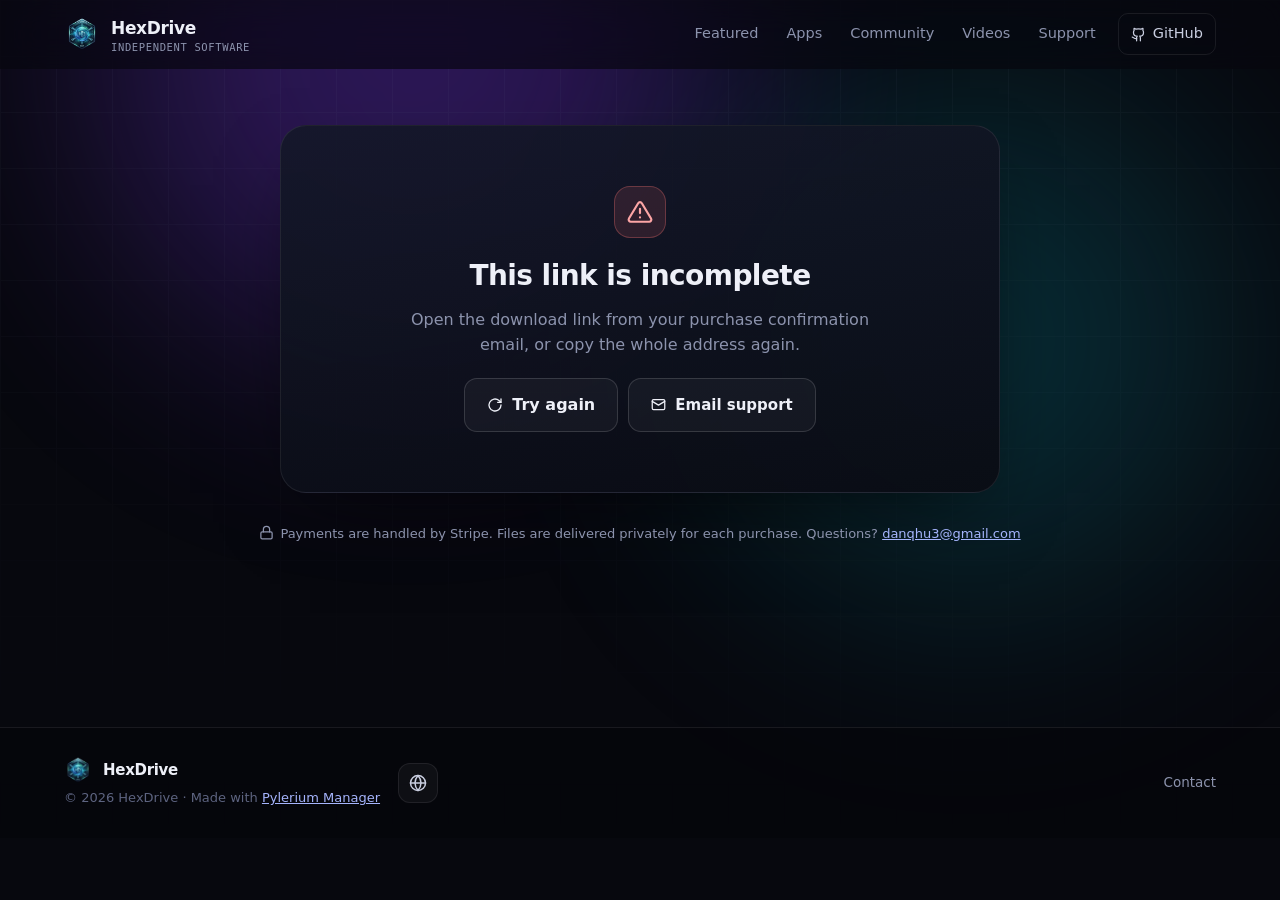
<file: download/index.html>
<!doctype html>
<html lang="en">
<head>
<meta charset="utf-8">
<meta name="viewport" content="width=device-width, initial-scale=1, viewport-fit=cover">
<title>Your download · HexDrive</title>
<meta name="description" content="Download your purchase from HexDrive.">
<meta name="theme-color" content="#07080E">
<link rel="canonical" href="https://sh1tmunch3r.github.io/PixelTrade/download/">
<link rel="icon" href="../assets/brand/logo-mwrnjsk7.png">
<meta property="og:type" content="website">
<meta property="og:site_name" content="HexDrive">
<meta property="og:title" content="Your download · HexDrive">
<meta property="og:description" content="Download your purchase from HexDrive.">
<meta property="og:url" content="https://sh1tmunch3r.github.io/PixelTrade/download/">
<meta property="og:image" content="https://sh1tmunch3r.github.io/PixelTrade/assets/og-studio.png">
<meta name="twitter:card" content="summary_large_image">
<link rel="stylesheet" href="../css/showcase.css?v=5afc7008ee">
<link rel="stylesheet" href="../css/studio.css?v=c024585449">
<meta name="robots" content="noindex, nofollow"><meta name="referrer" content="no-referrer"></head>
<body class="app-page mm-sheet mm-right bp-860 m-compact m-cards-one m-sticky">
<div class="ambient" aria-hidden="true"><span class="orb o1"></span><span class="orb o2"></span><span class="orb o3"></span><span class="gridlines"></span></div>

<header class="nav">
  <div class="wrap">
    <a class="brand" href="../"><img class="mark" src="../assets/brand/logo-mwrnjsk7.png" alt="" width="44" height="44"><span>HexDrive<small>Independent software</small></span></a>
    <button class="menu-btn" type="button" aria-label="Menu"><svg class="i" viewBox="0 0 24 24" fill="none" stroke="currentColor" stroke-width="2" stroke-linecap="round" stroke-linejoin="round" aria-hidden="true"><path d="M4 6h16M4 12h16M4 18h16"/></svg></button>
    <nav class="nav-links">
      <a href="../#featured">Featured</a><a href="../#apps">Apps</a><a href="../#community">Community</a><a href="../#videos">Videos</a><a href="../#support">Support</a>
      <a class="gh" href="https://github.com/Sh1tmunch3r" target="_blank" rel="noopener"><svg class="i" viewBox="0 0 24 24" fill="none" stroke="currentColor" stroke-width="2" stroke-linecap="round" stroke-linejoin="round" aria-hidden="true"><path d="M15 22v-4a4.8 4.8 0 0 0-1-3.5c3 0 6-2 6-5.5.08-1.25-.27-2.48-1-3.5.28-1.15.28-2.35 0-3.5 0 0-1 0-3 1.5-2.64-.5-5.36-.5-8 0C6 2 5 2 5 2c-.3 1.15-.3 2.35 0 3.5A5.4 5.4 0 0 0 4 9c0 3.5 3 5.5 6 5.5-.39.49-.68 1.05-.85 1.65-.17.6-.22 1.23-.15 1.85v4"/><path d="M9 18c-4.51 2-5-2-7-2"/></svg>GitHub</a>
      
    </nav>
  </div>
</header>
<main class="wrap dl-main">
  <section class="dl-card" id="dl" data-worker="https://pylerium-manager-downloads.pylerium-studio.workers.dev" data-support="danqhu3@gmail.com" data-store="HexDrive" aria-live="polite">
    <div class="dl-state"><span class="dl-spin" aria-hidden="true"></span><h1>Getting your download…</h1><p>Checking your purchase.</p></div>
    <noscript><p class="dl-nojs">Turn on JavaScript to see your download.</p></noscript>
  </section>
  <p class="dl-foot"><svg class="i" viewBox="0 0 24 24" fill="none" stroke="currentColor" stroke-width="2" stroke-linecap="round" stroke-linejoin="round" aria-hidden="true"><rect x="3" y="11" width="18" height="11" rx="2"/><path d="M7 11V7a5 5 0 0 1 10 0v4"/></svg><span>Payments are handled by Stripe. Files are delivered privately for each purchase. Questions? <a href="mailto:danqhu3@gmail.com">danqhu3@gmail.com</a></span></p>
  <template id="dl-icons"><span data-k="download"><svg class="i" viewBox="0 0 24 24" fill="none" stroke="currentColor" stroke-width="2" stroke-linecap="round" stroke-linejoin="round" aria-hidden="true"><path d="M21 15v4a2 2 0 0 1-2 2H5a2 2 0 0 1-2-2v-4"/><path d="m7 10 5 5 5-5"/><path d="M12 15V3"/></svg></span><span data-k="check"><svg class="i" viewBox="0 0 24 24" fill="none" stroke="currentColor" stroke-width="2" stroke-linecap="round" stroke-linejoin="round" aria-hidden="true"><path d="M20 6 9 17l-5-5"/></svg></span><span data-k="alert"><svg class="i" viewBox="0 0 24 24" fill="none" stroke="currentColor" stroke-width="2" stroke-linecap="round" stroke-linejoin="round" aria-hidden="true"><path d="M10.3 3.9 1.8 18a2 2 0 0 0 1.7 3h17a2 2 0 0 0 1.7-3L13.7 3.9a2 2 0 0 0-3.4 0Z"/><path d="M12 9v4M12 17h.01"/></svg></span><span data-k="clock"><svg class="i" viewBox="0 0 24 24" fill="none" stroke="currentColor" stroke-width="2" stroke-linecap="round" stroke-linejoin="round" aria-hidden="true"><circle cx="12" cy="12" r="9"/><path d="M12 7v5l3 2"/></svg></span><span data-k="mail"><svg class="i" viewBox="0 0 24 24" fill="none" stroke="currentColor" stroke-width="2" stroke-linecap="round" stroke-linejoin="round" aria-hidden="true"><rect x="2" y="4" width="20" height="16" rx="2"/><path d="m22 7-10 6L2 7"/></svg></span><span data-k="lock"><svg class="i" viewBox="0 0 24 24" fill="none" stroke="currentColor" stroke-width="2" stroke-linecap="round" stroke-linejoin="round" aria-hidden="true"><rect x="3" y="11" width="18" height="11" rx="2"/><path d="M7 11V7a5 5 0 0 1 10 0v4"/></svg></span><span data-k="refresh"><svg class="i" viewBox="0 0 24 24" fill="none" stroke="currentColor" stroke-width="2" stroke-linecap="round" stroke-linejoin="round" aria-hidden="true"><path d="M21 12a9 9 0 1 1-3-6.7L21 8"/><path d="M21 3v5h-5"/></svg></span><span data-k="copy"><svg class="i" viewBox="0 0 24 24" fill="none" stroke="currentColor" stroke-width="2" stroke-linecap="round" stroke-linejoin="round" aria-hidden="true"><rect x="9" y="9" width="13" height="13" rx="2"/><path d="M5 15H4a2 2 0 0 1-2-2V4a2 2 0 0 1 2-2h9a2 2 0 0 1 2 2v1"/></svg></span></template>
</main>
<footer class="site">
  <div class="wrap">
    <div class="f-brand"><a class="brand" href="../"><img class="mark" src="../assets/brand/logo-mwrnjsk7.png" alt="" width="44" height="44"><span>HexDrive</span></a><span class="copy-note">© 2026 HexDrive · Made with <a href="https://pylerium.github.io/manager/" target="_blank" rel="noopener">Pylerium Manager</a></span></div>
    <div class="socials"><a href="https://pylerium.github.io/manager/" target="_blank" rel="noopener" title="Pylerium Manager" aria-label="Pylerium Manager"><svg class="i" viewBox="0 0 24 24" fill="none" stroke="currentColor" stroke-width="2" stroke-linecap="round" stroke-linejoin="round" aria-hidden="true"><circle cx="12" cy="12" r="10"/><path d="M2 12h20"/><path d="M12 2a15.3 15.3 0 0 1 4 10 15.3 15.3 0 0 1-4 10 15.3 15.3 0 0 1-4-10 15.3 15.3 0 0 1 4-10z"/></svg></a></div>
    <nav><a href="mailto:danqhu3@gmail.com">Contact</a></nav>
  </div>
</footer>

<dialog class="app-dlg" id="dlg" aria-labelledby="dlg-title"><button class="dlg-close" type="button" aria-label="Close"><svg class="i" viewBox="0 0 24 24" fill="none" stroke="currentColor" stroke-width="2" stroke-linecap="round" stroke-linejoin="round" aria-hidden="true"><path d="M18 6 6 18M6 6l12 12"/></svg></button><div class="dlg-scroll" id="dlg-body"></div></dialog>
<dialog class="short-dlg" id="shortDlg" aria-label="Short"><button class="dlg-close" type="button" aria-label="Close"><svg class="i" viewBox="0 0 24 24" fill="none" stroke="currentColor" stroke-width="2" stroke-linecap="round" stroke-linejoin="round" aria-hidden="true"><path d="M18 6 6 18M6 6l12 12"/></svg></button><div class="short-stage" id="shortStage"></div></dialog>
<dialog class="app-dlg form-dlg" id="submitDlg" aria-labelledby="sub-title"><button class="dlg-close" type="button" aria-label="Close"><svg class="i" viewBox="0 0 24 24" fill="none" stroke="currentColor" stroke-width="2" stroke-linecap="round" stroke-linejoin="round" aria-hidden="true"><path d="M18 6 6 18M6 6l12 12"/></svg></button><div class="dlg-scroll" id="submitBody"></div></dialog>

<div class="toast" id="toast"></div>
<script type="application/json" id="site-data">{"apps":[{"id":"my-first-app","name":"My First App","tagline":"Replace this with one line about what your app does.","description":"This is a sample app so your site isn't empty on day one. Open it in the Apps tab to change the name, add screenshots and a download link, or delete it.","category":"desktop","status":"live","version":"v1.0","platform":"Windows, macOS & Linux","price":"","requirements":"","badge":"","featured":true,"accent":"studio","glyph":"sparkles","iconImage":"my-first-app/icon.png","cover":"my-first-app/pylerium-manager-social-1200x630.png","screenshots":["my-first-app/pylerium-manager-banner-1920x1080.png","my-first-app/pylerium-manager-feature-editor.png","my-first-app/pylerium-manager-feature-licences.png","my-first-app/pylerium-manager-feature-live.png","my-first-app/pylerium-manager-feature-store.png","my-first-app/pylerium-manager-feature-tax.png","my-first-app/pylerium-manager-feature-website.png","my-first-app/pylerium-manager-social-1200x630-2.png","my-first-app/pylerium-manager-square-1080.png","my-first-app/pylerium-manager-story-1080x1920.png"],"metricLabel":"","metricValue":"","techStack":[],"primaryLabel":"Download","primaryUrl":"","pageUrl":"","repoUrl":"","docsUrl":"","videoUrl":"","installCommand":"","features":["Fast and lightweight","Works offline","Free updates"],"embedTitle":"","embedCode":"","changelog":[{"ver":"v1.0","date":"","note":"First release."}],"community":false,"updatedAt":"2026-11-23"}],"categories":[{"id":"desktop","label":"Desktop","icon":"monitor"},{"id":"web","label":"Web","icon":"globe"},{"id":"extension","label":"Browser extensions","icon":"chrome"},{"id":"mobile","label":"Mobile & TV","icon":"tv"},{"id":"mods","label":"Games & mods","icon":"gamepad"},{"id":"devtools","label":"Developer tools","icon":"terminal"}],"socials":[{"type":"website","url":"https://pylerium.github.io/manager/","label":"Pylerium Manager"}],"supportEmail":"danqhu3@gmail.com","donate":null,"brand":"HexDrive","community":{"salt":"b6add5392bd76efc7bbd268e","repo":"Sh1tmunch3r/PixelTrade","threshold":10,"currency":"AUD","prefix":"CAFE","codes":[],"email":"danqhu3@gmail.com"},"perks":null,"siteUrl":"https://sh1tmunch3r.github.io/PixelTrade","nav":[{"id":"featured","href":"#featured","label":"Featured","icon":"star","top":true},{"id":"apps","href":"#apps","label":"Apps","icon":"grid","top":true},{"id":"community","href":"#community","label":"Community","icon":"crown","top":true},{"id":"videos","href":"#videos","label":"Videos","icon":"youtube","top":true},{"id":"embeds","href":"#embeds","label":"Links","icon":"link","top":false},{"id":"studio","href":"#studio","label":"About","icon":"sparkles","top":false},{"id":"support","href":"#support","label":"Support","icon":"mail","top":true}],"mobile":{"menu":"sheet","side":"right","breakpoint":860,"title":"","counts":true,"socials":true,"search":true,"donate":true,"spy":true,"external":true,"bar":false,"toTop":true,"stickyFilters":true,"compactHero":true,"hideStats":false,"cards":"one","hideAnnounce":false,"calm":false,"haptics":true}}</script>
<script>window.SITE_BASE="../";</script>
<script type="module" src="../js/studio.js?v=f2d40874ae"></script>
<script type="module" src="../js/menu.js?v=485c596080"></script>

<script type="module" src="../js/download.js?v=28ee3d7d80"></script></body>
</html>
</file>
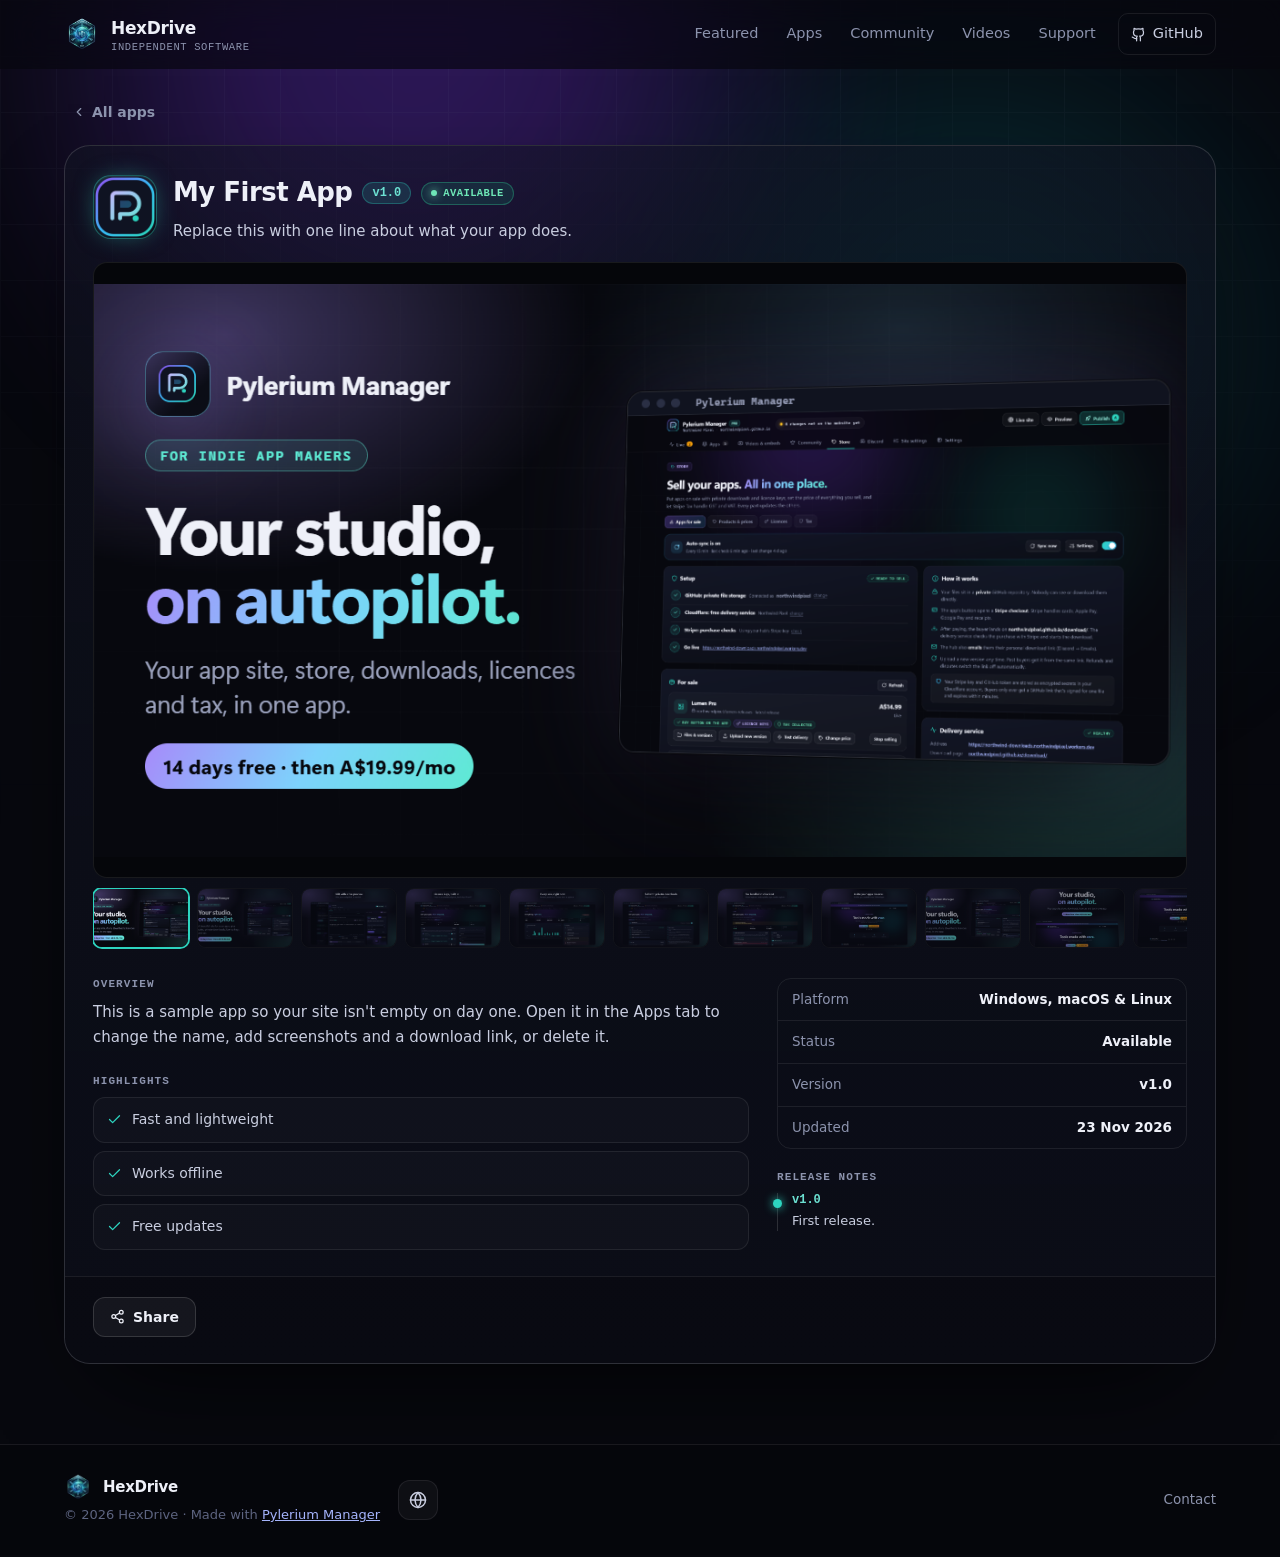
<file: apps/my-first-app/index.html>
<!doctype html>
<html lang="en">
<head>
<meta charset="utf-8">
<meta name="viewport" content="width=device-width, initial-scale=1, viewport-fit=cover">
<title>My First App · HexDrive</title>
<meta name="description" content="Replace this with one line about what your app does.">
<meta name="theme-color" content="#07080E">
<link rel="canonical" href="https://sh1tmunch3r.github.io/PixelTrade/apps/my-first-app/">
<link rel="icon" href="../../assets/brand/logo-mwrnjsk7.png">
<meta property="og:type" content="website">
<meta property="og:site_name" content="HexDrive">
<meta property="og:title" content="My First App · HexDrive">
<meta property="og:description" content="Replace this with one line about what your app does.">
<meta property="og:url" content="https://sh1tmunch3r.github.io/PixelTrade/apps/my-first-app/">
<meta property="og:image" content="https://sh1tmunch3r.github.io/PixelTrade/assets/apps/my-first-app/pylerium-manager-social-1200x630.png">
<meta name="twitter:card" content="summary_large_image">
<link rel="stylesheet" href="../../css/showcase.css?v=5afc7008ee">
<link rel="stylesheet" href="../../css/studio.css?v=c024585449">
</head>
<body class="app-page mm-sheet mm-right bp-860 m-compact m-cards-one m-sticky">
<div class="ambient" aria-hidden="true"><span class="orb o1"></span><span class="orb o2"></span><span class="orb o3"></span><span class="gridlines"></span></div>

<header class="nav">
  <div class="wrap">
    <a class="brand" href="../../"><img class="mark" src="../../assets/brand/logo-mwrnjsk7.png" alt="" width="44" height="44"><span>HexDrive<small>Independent software</small></span></a>
    <button class="menu-btn" type="button" aria-label="Menu"><svg class="i" viewBox="0 0 24 24" fill="none" stroke="currentColor" stroke-width="2" stroke-linecap="round" stroke-linejoin="round" aria-hidden="true"><path d="M4 6h16M4 12h16M4 18h16"/></svg></button>
    <nav class="nav-links">
      <a href="../../#featured">Featured</a><a href="../../#apps">Apps</a><a href="../../#community">Community</a><a href="../../#videos">Videos</a><a href="../../#support">Support</a>
      <a class="gh" href="https://github.com/Sh1tmunch3r" target="_blank" rel="noopener"><svg class="i" viewBox="0 0 24 24" fill="none" stroke="currentColor" stroke-width="2" stroke-linecap="round" stroke-linejoin="round" aria-hidden="true"><path d="M15 22v-4a4.8 4.8 0 0 0-1-3.5c3 0 6-2 6-5.5.08-1.25-.27-2.48-1-3.5.28-1.15.28-2.35 0-3.5 0 0-1 0-3 1.5-2.64-.5-5.36-.5-8 0C6 2 5 2 5 2c-.3 1.15-.3 2.35 0 3.5A5.4 5.4 0 0 0 4 9c0 3.5 3 5.5 6 5.5-.39.49-.68 1.05-.85 1.65-.17.6-.22 1.23-.15 1.85v4"/><path d="M9 18c-4.51 2-5-2-7-2"/></svg>GitHub</a>
      
    </nav>
  </div>
</header>
<main class="wrap app-main">
  <a class="back" href="../../#apps"><svg class="i" viewBox="0 0 24 24" fill="none" stroke="currentColor" stroke-width="2" stroke-linecap="round" stroke-linejoin="round" aria-hidden="true"><path d="m15 18-6-6 6-6"/></svg>All apps</a>
  <article class="app-sheet"><div class="detail" data-detail="my-first-app" style="--a1:#2DD4BF;--a2:#38BDF8">
  <header class="d-head"><span class="app-ico lg"><img src="../../assets/apps/my-first-app/icon.png" alt="" loading="lazy"></span><div class="d-title"><div class="d-row"><h2 id="dlg-title">My First App</h2><span class="ver-chip">v1.0</span><span class="spill s-live"><i></i>Available</span></div><p>Replace this with one line about what your app does.</p></div></header>
  <div class="d-gallery"><div class="d-stage"><img src="../../assets/apps/my-first-app/pylerium-manager-social-1200x630.png" alt="My First App screenshot"></div><div class="d-thumbs"><button type="button" class="on" data-src="../../assets/apps/my-first-app/pylerium-manager-social-1200x630.png" aria-label="Screenshot 1"><img src="../../assets/apps/my-first-app/pylerium-manager-social-1200x630.png" alt="" loading="lazy"></button><button type="button" class="" data-src="../../assets/apps/my-first-app/pylerium-manager-banner-1920x1080.png" aria-label="Screenshot 2"><img src="../../assets/apps/my-first-app/pylerium-manager-banner-1920x1080.png" alt="" loading="lazy"></button><button type="button" class="" data-src="../../assets/apps/my-first-app/pylerium-manager-feature-editor.png" aria-label="Screenshot 3"><img src="../../assets/apps/my-first-app/pylerium-manager-feature-editor.png" alt="" loading="lazy"></button><button type="button" class="" data-src="../../assets/apps/my-first-app/pylerium-manager-feature-licences.png" aria-label="Screenshot 4"><img src="../../assets/apps/my-first-app/pylerium-manager-feature-licences.png" alt="" loading="lazy"></button><button type="button" class="" data-src="../../assets/apps/my-first-app/pylerium-manager-feature-live.png" aria-label="Screenshot 5"><img src="../../assets/apps/my-first-app/pylerium-manager-feature-live.png" alt="" loading="lazy"></button><button type="button" class="" data-src="../../assets/apps/my-first-app/pylerium-manager-feature-store.png" aria-label="Screenshot 6"><img src="../../assets/apps/my-first-app/pylerium-manager-feature-store.png" alt="" loading="lazy"></button><button type="button" class="" data-src="../../assets/apps/my-first-app/pylerium-manager-feature-tax.png" aria-label="Screenshot 7"><img src="../../assets/apps/my-first-app/pylerium-manager-feature-tax.png" alt="" loading="lazy"></button><button type="button" class="" data-src="../../assets/apps/my-first-app/pylerium-manager-feature-website.png" aria-label="Screenshot 8"><img src="../../assets/apps/my-first-app/pylerium-manager-feature-website.png" alt="" loading="lazy"></button><button type="button" class="" data-src="../../assets/apps/my-first-app/pylerium-manager-social-1200x630-2.png" aria-label="Screenshot 9"><img src="../../assets/apps/my-first-app/pylerium-manager-social-1200x630-2.png" alt="" loading="lazy"></button><button type="button" class="" data-src="../../assets/apps/my-first-app/pylerium-manager-square-1080.png" aria-label="Screenshot 10"><img src="../../assets/apps/my-first-app/pylerium-manager-square-1080.png" alt="" loading="lazy"></button><button type="button" class="" data-src="../../assets/apps/my-first-app/pylerium-manager-story-1080x1920.png" aria-label="Screenshot 11"><img src="../../assets/apps/my-first-app/pylerium-manager-story-1080x1920.png" alt="" loading="lazy"></button></div></div>
  <div class="d-grid">
    <div class="d-main">
      <section><h4>Overview</h4><div class="d-desc md"><p>This is a sample app so your site isn&#39;t empty on day one. Open it in the Apps tab to change the name, add screenshots and a download link, or delete it.</p></div></section>
      
      
      <section><h4>Highlights</h4><ul class="d-feats"><li><svg class="i" viewBox="0 0 24 24" fill="none" stroke="currentColor" stroke-width="2" stroke-linecap="round" stroke-linejoin="round" aria-hidden="true"><path d="M20 6 9 17l-5-5"/></svg><span>Fast and lightweight</span></li><li><svg class="i" viewBox="0 0 24 24" fill="none" stroke="currentColor" stroke-width="2" stroke-linecap="round" stroke-linejoin="round" aria-hidden="true"><path d="M20 6 9 17l-5-5"/></svg><span>Works offline</span></li><li><svg class="i" viewBox="0 0 24 24" fill="none" stroke="currentColor" stroke-width="2" stroke-linecap="round" stroke-linejoin="round" aria-hidden="true"><path d="M20 6 9 17l-5-5"/></svg><span>Free updates</span></li></ul></section>
      
      
    </div>
    <aside class="d-side">
      <dl class="facts">
        <div><dt>Platform</dt><dd>Windows, macOS &amp; Linux</dd></div>
        <div><dt>Status</dt><dd>Available</dd></div>
        
        <div><dt>Version</dt><dd>v1.0</dd></div>
        
        
        <div><dt>Updated</dt><dd>23 Nov 2026</dd></div>
      </dl>
      
      <h4>Release notes</h4><ol class="log"><li><div><b>v1.0</b><span></span></div><p>First release.</p></li></ol>
    </aside>
  </div>
  <footer class="d-foot"><button type="button" class="btn-soft share" data-share="my-first-app"><svg class="i" viewBox="0 0 24 24" fill="none" stroke="currentColor" stroke-width="2" stroke-linecap="round" stroke-linejoin="round" aria-hidden="true"><circle cx="18" cy="5" r="3"/><circle cx="6" cy="12" r="3"/><circle cx="18" cy="19" r="3"/><path d="m8.6 13.5 6.8 4M15.4 6.5l-6.8 4"/></svg><span>Share</span></button></footer>
</div></article>
  
</main>
<footer class="site">
  <div class="wrap">
    <div class="f-brand"><a class="brand" href="../../"><img class="mark" src="../../assets/brand/logo-mwrnjsk7.png" alt="" width="44" height="44"><span>HexDrive</span></a><span class="copy-note">© 2026 HexDrive · Made with <a href="https://pylerium.github.io/manager/" target="_blank" rel="noopener">Pylerium Manager</a></span></div>
    <div class="socials"><a href="https://pylerium.github.io/manager/" target="_blank" rel="noopener" title="Pylerium Manager" aria-label="Pylerium Manager"><svg class="i" viewBox="0 0 24 24" fill="none" stroke="currentColor" stroke-width="2" stroke-linecap="round" stroke-linejoin="round" aria-hidden="true"><circle cx="12" cy="12" r="10"/><path d="M2 12h20"/><path d="M12 2a15.3 15.3 0 0 1 4 10 15.3 15.3 0 0 1-4 10 15.3 15.3 0 0 1-4-10 15.3 15.3 0 0 1 4-10z"/></svg></a></div>
    <nav><a href="mailto:danqhu3@gmail.com">Contact</a></nav>
  </div>
</footer>

<dialog class="app-dlg" id="dlg" aria-labelledby="dlg-title"><button class="dlg-close" type="button" aria-label="Close"><svg class="i" viewBox="0 0 24 24" fill="none" stroke="currentColor" stroke-width="2" stroke-linecap="round" stroke-linejoin="round" aria-hidden="true"><path d="M18 6 6 18M6 6l12 12"/></svg></button><div class="dlg-scroll" id="dlg-body"></div></dialog>
<dialog class="short-dlg" id="shortDlg" aria-label="Short"><button class="dlg-close" type="button" aria-label="Close"><svg class="i" viewBox="0 0 24 24" fill="none" stroke="currentColor" stroke-width="2" stroke-linecap="round" stroke-linejoin="round" aria-hidden="true"><path d="M18 6 6 18M6 6l12 12"/></svg></button><div class="short-stage" id="shortStage"></div></dialog>
<dialog class="app-dlg form-dlg" id="submitDlg" aria-labelledby="sub-title"><button class="dlg-close" type="button" aria-label="Close"><svg class="i" viewBox="0 0 24 24" fill="none" stroke="currentColor" stroke-width="2" stroke-linecap="round" stroke-linejoin="round" aria-hidden="true"><path d="M18 6 6 18M6 6l12 12"/></svg></button><div class="dlg-scroll" id="submitBody"></div></dialog>

<div class="toast" id="toast"></div>
<script type="application/json" id="site-data">{"apps":[{"id":"my-first-app","name":"My First App","tagline":"Replace this with one line about what your app does.","description":"This is a sample app so your site isn't empty on day one. Open it in the Apps tab to change the name, add screenshots and a download link, or delete it.","category":"desktop","status":"live","version":"v1.0","platform":"Windows, macOS & Linux","price":"","requirements":"","badge":"","featured":true,"accent":"studio","glyph":"sparkles","iconImage":"my-first-app/icon.png","cover":"my-first-app/pylerium-manager-social-1200x630.png","screenshots":["my-first-app/pylerium-manager-banner-1920x1080.png","my-first-app/pylerium-manager-feature-editor.png","my-first-app/pylerium-manager-feature-licences.png","my-first-app/pylerium-manager-feature-live.png","my-first-app/pylerium-manager-feature-store.png","my-first-app/pylerium-manager-feature-tax.png","my-first-app/pylerium-manager-feature-website.png","my-first-app/pylerium-manager-social-1200x630-2.png","my-first-app/pylerium-manager-square-1080.png","my-first-app/pylerium-manager-story-1080x1920.png"],"metricLabel":"","metricValue":"","techStack":[],"primaryLabel":"Download","primaryUrl":"","pageUrl":"","repoUrl":"","docsUrl":"","videoUrl":"","installCommand":"","features":["Fast and lightweight","Works offline","Free updates"],"embedTitle":"","embedCode":"","changelog":[{"ver":"v1.0","date":"","note":"First release."}],"community":false,"updatedAt":"2026-11-23"}],"categories":[{"id":"desktop","label":"Desktop","icon":"monitor"},{"id":"web","label":"Web","icon":"globe"},{"id":"extension","label":"Browser extensions","icon":"chrome"},{"id":"mobile","label":"Mobile & TV","icon":"tv"},{"id":"mods","label":"Games & mods","icon":"gamepad"},{"id":"devtools","label":"Developer tools","icon":"terminal"}],"socials":[{"type":"website","url":"https://pylerium.github.io/manager/","label":"Pylerium Manager"}],"supportEmail":"danqhu3@gmail.com","donate":null,"brand":"HexDrive","community":{"salt":"b6add5392bd76efc7bbd268e","repo":"Sh1tmunch3r/PixelTrade","threshold":10,"currency":"AUD","prefix":"CAFE","codes":[],"email":"danqhu3@gmail.com"},"perks":null,"siteUrl":"https://sh1tmunch3r.github.io/PixelTrade","nav":[{"id":"featured","href":"#featured","label":"Featured","icon":"star","top":true},{"id":"apps","href":"#apps","label":"Apps","icon":"grid","top":true},{"id":"community","href":"#community","label":"Community","icon":"crown","top":true},{"id":"videos","href":"#videos","label":"Videos","icon":"youtube","top":true},{"id":"embeds","href":"#embeds","label":"Links","icon":"link","top":false},{"id":"studio","href":"#studio","label":"About","icon":"sparkles","top":false},{"id":"support","href":"#support","label":"Support","icon":"mail","top":true}],"mobile":{"menu":"sheet","side":"right","breakpoint":860,"title":"","counts":true,"socials":true,"search":true,"donate":true,"spy":true,"external":true,"bar":false,"toTop":true,"stickyFilters":true,"compactHero":true,"hideStats":false,"cards":"one","hideAnnounce":false,"calm":false,"haptics":true}}</script>
<script>window.SITE_BASE="../../";</script>
<script type="module" src="../../js/studio.js?v=f2d40874ae"></script>
<script type="module" src="../../js/menu.js?v=485c596080"></script>

</body>
</html>
</file>
<file: css/showcase.css>
/* Pylerium Studio: shared tokens, showcase cards and the detail view (site + hub preview). */
:root {
  --bg: #07080E; --bg2: #0B0D16; --panel: #0F1220; --panel2: #141829; --panel3: #1A1F33;
  --line: rgba(255,255,255,.08); --line2: rgba(255,255,255,.14);
  --text: #EEF0F8; --soft: #C9CEE0; --muted: #8C93AD; --dim: #5D6480;
  --violet: #8B5CF6; --sky: #38BDF8; --teal: #2DD4BF;
  --grad: linear-gradient(120deg, #A78BFA 0%, #7DD3FC 50%, #5EEAD4 100%);
  --r: 18px; --r-sm: 12px;
  --font: "Inter", "Segoe UI Variable Text", "Segoe UI", system-ui, -apple-system, Roboto, sans-serif;
  --mono: "JetBrains Mono", "Cascadia Code", "SF Mono", Consolas, monospace;
  --ease: cubic-bezier(.2,.7,.2,1);
}
.i { width: 1em; height: 1em; flex: none; }
.grad-text { background: var(--grad); -webkit-background-clip: text; background-clip: text; color: transparent; }

/* ---------- App icon ---------- */
.app-ico { width: 44px; height: 44px; border-radius: 13px; display: grid; place-items: center; flex: none; font-size: 21px;
  color: var(--a1); border: 1px solid color-mix(in srgb, var(--a1) 38%, transparent);
  background: linear-gradient(140deg, color-mix(in srgb, var(--a1) 16%, transparent), rgba(12,14,24,.94));
  box-shadow: 0 0 26px -8px color-mix(in srgb, var(--a1) 60%, transparent), inset 0 1px 0 rgba(255,255,255,.06); overflow: hidden; }
.app-ico.lg { width: 64px; height: 64px; border-radius: 18px; font-size: 30px; }
.app-ico img { width: 100%; height: 100%; object-fit: cover; }

/* ---------- Pills ---------- */
.spill { display: inline-flex; align-items: center; gap: 6px; padding: 3px 9px; border-radius: 999px; font: 600 10.5px/1.4 var(--mono);
  letter-spacing: .04em; text-transform: uppercase; border: 1px solid; backdrop-filter: blur(8px); white-space: nowrap; }
.spill i { width: 6px; height: 6px; border-radius: 50%; background: currentColor; box-shadow: 0 0 8px currentColor; }
.s-live { color: #6EE7B7; background: rgba(16,185,129,.14); border-color: rgba(52,211,153,.32); }
.s-beta { color: #7DD3FC; background: rgba(56,189,248,.14); border-color: rgba(56,189,248,.32); }
.s-soon { color: #C4B5FD; background: rgba(139,92,246,.16); border-color: rgba(167,139,250,.34); }
.s-dev  { color: #FCD34D; background: rgba(245,158,11,.14); border-color: rgba(251,191,36,.32); }
.fpill { display: inline-flex; align-items: center; gap: 5px; padding: 3px 9px; border-radius: 999px; font: 600 10.5px/1.4 var(--mono);
  text-transform: uppercase; letter-spacing: .04em; color: #FDE68A; background: rgba(10,11,18,.72); border: 1px solid rgba(253,230,138,.3); backdrop-filter: blur(8px); }
.fpill .i { fill: currentColor; }

/* ---------- Covers ---------- */
.cover { position: relative; width: 100%; height: 100%; overflow: hidden; background: var(--bg2); }
.cover img { width: 100%; height: 100%; object-fit: cover; object-position: top center; display: block; transition: transform .6s var(--ease); }
/* Whole cover, never cropped: contained image over a blurred, darkened copy that fills the frame */
.cover.fit { background: #05060A; isolation: isolate; }
.cover.fit .cv-bg { position: absolute; inset: 0; z-index: -1; object-fit: cover; filter: blur(28px) saturate(1.25) brightness(.5); transform: scale(1.18); }
.cover.fit .cv-img { position: relative; object-fit: contain; object-position: center; }
.pcard:hover .cover.fit .cv-bg { transform: scale(1.18); }
.pcard:hover .cover.fit .cv-img { transform: scale(1.02); }
.cover.gen { background:
  radial-gradient(120% 90% at 0% 0%, color-mix(in srgb, var(--a1) 34%, transparent), transparent 55%),
  radial-gradient(110% 90% at 100% 100%, color-mix(in srgb, var(--a2) 30%, transparent), transparent 60%), #0A0C15; }
.gen-grid { position: absolute; inset: 0; opacity: .5;
  background-image: linear-gradient(rgba(255,255,255,.05) 1px, transparent 1px), linear-gradient(90deg, rgba(255,255,255,.05) 1px, transparent 1px);
  background-size: 28px 28px; mask-image: radial-gradient(ellipse at center, #000 30%, transparent 75%); }
.cover.gen::before, .cover.gen::after { content: ""; position: absolute; left: 50%; top: 50%; border-radius: 50%; transform: translate(-50%, -50%); pointer-events: none;
  border: 1px solid color-mix(in srgb, var(--a1) 22%, transparent); }
.cover.gen::before { width: 190px; height: 190px; }
.cover.gen::after { width: 330px; height: 330px; opacity: .55; border-style: dashed; }
.gen-glyph { position: absolute; left: 50%; top: 50%; transform: translate(-50%, -50%); z-index: 1; width: 92px; height: 92px; border-radius: 26px; display: grid; place-items: center;
  font-size: 44px; color: var(--a1); background: linear-gradient(140deg, color-mix(in srgb, var(--a1) 24%, transparent), rgba(10,12,20,.92));
  border: 1px solid color-mix(in srgb, var(--a1) 48%, transparent); box-shadow: 0 0 70px -8px color-mix(in srgb, var(--a1) 70%, transparent), inset 0 1px 0 rgba(255,255,255,.1); transition: transform .5s var(--ease); }
.gen-glyph .i { width: 1em; height: 1em; stroke-width: 1.6; }
.pcard:hover .gen-glyph { transform: translate(-50%, -50%) scale(1.06) rotate(-3deg); }
.gen-name { position: absolute; left: 22px; bottom: 16px; z-index: 1; font-weight: 800; font-size: 22px; letter-spacing: -.02em; color: rgba(255,255,255,.88); }

/* ---------- Showcase card ---------- */
.pcard { position: relative; display: flex; flex-direction: column; border-radius: var(--r); overflow: hidden; isolation: isolate;
  background: linear-gradient(180deg, rgba(20,24,41,.9), rgba(13,16,28,.96)); border: 1px solid var(--line);
  box-shadow: 0 18px 40px -18px rgba(0,0,0,.7); transition: transform .35s var(--ease), border-color .35s, box-shadow .35s; }
.pcard::before { content: ""; position: absolute; inset: 0; border-radius: inherit; padding: 1px; pointer-events: none; z-index: 2; opacity: 0; transition: opacity .35s;
  background: linear-gradient(140deg, var(--a1), transparent 40%, transparent 60%, var(--a2));
  -webkit-mask: linear-gradient(#000 0 0) content-box, linear-gradient(#000 0 0); -webkit-mask-composite: xor; mask-composite: exclude; }
.pcard:hover { transform: translateY(-4px); box-shadow: 0 30px 60px -24px rgba(0,0,0,.85), 0 0 50px -22px var(--a1); }
.pcard:hover::before, .pcard:focus-within::before, .pcard.is-featured::before { opacity: 1; }
.pcard.is-featured:not(:hover)::before { opacity: .55; }
.pcard:hover .cover img { transform: scale(1.035); }
.pcard-hit { position: absolute; inset: 0; z-index: 1; border-radius: inherit; }
.pcard-hit:focus-visible { outline: 2px solid var(--a1); outline-offset: 2px; }
.pcard-media { position: relative; aspect-ratio: 2 / 1; border-bottom: 1px solid var(--line); }
.pcard-media::after { content: ""; position: absolute; inset: auto 0 0 0; height: 40%; background: linear-gradient(transparent, rgba(10,12,20,.55)); pointer-events: none; }
.pcard-media .pills { position: absolute; left: 12px; top: 12px; z-index: 1; display: flex; gap: 6px; flex-wrap: wrap; }
.pcard-media .pills.r { left: auto; right: 12px; justify-content: flex-end; }
.pcard-body { padding: 18px 20px 4px; flex: 1; display: flex; flex-direction: column; gap: 12px; }
.pcard-head { display: flex; align-items: center; gap: 12px; margin-top: -40px; position: relative; z-index: 1; }
.pcard-head .app-ico { border-width: 1px; box-shadow: 0 10px 24px -6px rgba(0,0,0,.8), 0 0 0 4px #10131F, 0 0 26px -8px var(--a1); }
.pcard-title { min-width: 0; padding-top: 30px; }
.pcard-title h3 { margin: 0; font-size: 17px; font-weight: 700; letter-spacing: -.01em; color: var(--text); white-space: nowrap; overflow: hidden; text-overflow: ellipsis; }
.meta { display: flex; align-items: center; gap: 6px; margin-top: 2px; font: 500 11.5px var(--mono); color: var(--muted); }
.meta .i { font-size: 12px; }
.meta .ver { color: color-mix(in srgb, var(--a1) 75%, white); }
.meta .dot { opacity: .5; }
.tagline { margin: 0; font-size: 14.5px; line-height: 1.5; color: var(--soft); font-weight: 500; }
.desc { margin: 0; font-size: 14px; line-height: 1.65; color: var(--muted); }
.metric { display: flex; align-items: center; justify-content: space-between; gap: 10px; padding: 9px 12px; border-radius: 11px;
  background: rgba(5,6,11,.55); border: 1px solid var(--line); font-family: var(--mono); }
.metric span { font-size: 10.5px; letter-spacing: .07em; text-transform: uppercase; color: var(--muted); }
.metric b { font-size: 12px; font-weight: 600; color: color-mix(in srgb, var(--a1) 70%, white); text-align: right; }
.tags { display: flex; flex-wrap: wrap; gap: 6px; }
.tags span { padding: 3px 8px; border-radius: 7px; font: 500 11px var(--mono); color: var(--soft); background: rgba(255,255,255,.04); border: 1px solid var(--line); }
.tags .more { color: var(--dim); }
.pcard-foot { display: flex; align-items: center; gap: 8px; padding: 16px 20px 18px; }
.pcard-foot > a, .pcard-foot > span { position: relative; z-index: 2; }
.pcard-foot .sp { flex: 1; }
.btn-acc { display: inline-flex; align-items: center; gap: 7px; padding: 8px 14px; border-radius: 11px; font-weight: 700; font-size: 13px; text-decoration: none;
  color: #071015; background: linear-gradient(120deg, var(--a1), var(--a2)); box-shadow: 0 8px 22px -10px var(--a1); transition: filter .2s, transform .2s; white-space: nowrap; }
.btn-acc:hover { filter: brightness(1.12); transform: translateY(-1px); }
.btn-acc.lg { padding: 11px 18px; font-size: 14px; border-radius: 12px; }
.btn-ghost-static { font: 600 12px var(--mono); color: var(--muted); padding: 8px 2px; }
.ibtn { display: grid; place-items: center; width: 34px; height: 34px; border-radius: 10px; color: var(--soft); background: rgba(255,255,255,.04); border: 1px solid var(--line); font-size: 16px; transition: .2s; }
.ibtn:hover { color: #fff; background: rgba(255,255,255,.09); border-color: var(--line2); }
.details { display: inline-flex; align-items: center; gap: 3px; font-size: 13px; font-weight: 600; color: var(--soft); text-decoration: none; padding: 8px 4px 8px 8px; border-radius: 9px; }
.details:hover { color: #fff; }
.details .i { transition: transform .2s; }
.pcard:hover .details .i { transform: translateX(3px); }

/* Featured (wide) card */
.pcard.wide { flex-direction: row; min-height: 340px; }
.pcard.wide .pcard-media { flex: 0 0 57%; aspect-ratio: auto; min-height: 340px; border-bottom: 0; border-right: 1px solid var(--line); }
.pcard.wide .pcard-media::after { inset: 0 0 0 auto; width: 14%; height: auto; background: linear-gradient(90deg, transparent, rgba(12,14,24,.35)); }
.pcard.wide > .pcard-body, .pcard.wide > .pcard-foot { }
.pcard.wide .pcard-side { flex: 1; display: flex; flex-direction: column; min-width: 0; }
.pcard.wide .pcard-head { margin-top: 0; }
.pcard.wide .pcard-title { padding-top: 0; }
.pcard.wide .pcard-title h3 { font-size: 22px; }
.pcard.wide .pcard-body { padding: 26px 26px 6px; gap: 14px; }
.pcard.wide .tagline { font-size: 16px; }
.pcard.wide .pcard-foot { padding: 18px 26px 24px; }
.pcard.wide .app-ico { width: 52px; height: 52px; font-size: 25px; box-shadow: 0 0 26px -8px var(--a1); }
@media (max-width: 860px) {
  .pcard.wide { flex-direction: column; min-height: 0; }
  .pcard.wide .pcard-media { aspect-ratio: 16 / 9; min-height: 0; border-right: 0; border-bottom: 1px solid var(--line); flex: none; }
  .pcard.wide .pcard-media::after { inset: auto 0 0 0; width: auto; height: 40%; background: linear-gradient(transparent, rgba(10,12,20,.55)); }
}

/* ---------- Detail view ---------- */
.detail { display: flex; flex-direction: column; }
.d-head { display: flex; align-items: center; gap: 16px; padding: 26px 28px 20px; }
.d-title { min-width: 0; }
.d-row { display: flex; flex-wrap: wrap; align-items: center; gap: 8px 10px; }
.d-row h2 { margin: 0; font-size: 26px; font-weight: 800; letter-spacing: -.02em; }
.d-title p { margin: 6px 0 0; color: var(--soft); font-size: 15px; line-height: 1.5; }
.ver-chip { font: 600 12px var(--mono); padding: 3px 9px; border-radius: 999px; color: color-mix(in srgb, var(--a1) 70%, white); background: color-mix(in srgb, var(--a1) 14%, transparent); border: 1px solid color-mix(in srgb, var(--a1) 30%, transparent); }
.d-gallery { padding: 0 28px; }
.d-gallery > .cover { aspect-ratio: 21 / 9; border-radius: 14px; border: 1px solid var(--line); }
.d-stage { border-radius: 14px; overflow: hidden; border: 1px solid var(--line); background: #05060A; aspect-ratio: 16 / 9; }
.d-stage img { width: 100%; height: 100%; object-fit: contain; display: block; }
.d-thumbs { display: flex; gap: 8px; margin-top: 10px; overflow-x: auto; padding-bottom: 4px; }
.d-thumbs button { flex: none; width: 96px; aspect-ratio: 16 / 10; padding: 0; border-radius: 9px; overflow: hidden; cursor: pointer; background: #05060A;
  border: 1px solid var(--line); opacity: .55; transition: .2s; }
.d-thumbs button:hover { opacity: .85; }
.d-thumbs button.on { opacity: 1; border-color: var(--a1); box-shadow: 0 0 0 1px var(--a1); }
.d-thumbs img { width: 100%; height: 100%; object-fit: cover; display: block; }
.d-grid { display: grid; grid-template-columns: minmax(0, 1.6fr) minmax(0, 1fr); gap: 28px; padding: 26px 28px 8px; }
.detail h4 { margin: 0 0 10px; font: 600 11px var(--mono); letter-spacing: .1em; text-transform: uppercase; color: var(--muted); }
.d-main section + section { margin-top: 24px; }
.d-desc { margin: 0; color: var(--soft); font-size: 15px; line-height: 1.7; }
.d-feats { list-style: none; margin: 0; padding: 0; display: grid; gap: 8px; }
.d-feats li { display: flex; gap: 10px; align-items: flex-start; padding: 11px 13px; border-radius: 12px; background: rgba(255,255,255,.025); border: 1px solid var(--line); font-size: 14px; line-height: 1.55; color: var(--soft); }
.d-feats .i { color: var(--a1); margin-top: 3px; font-size: 15px; }
.cmd { display: flex; align-items: center; gap: 10px; padding: 10px 10px 10px 14px; border-radius: 12px; background: #05060A; border: 1px solid var(--line); }
.cmd code { flex: 1; min-width: 0; overflow-x: auto; white-space: nowrap; font: 500 12.5px var(--mono); color: color-mix(in srgb, var(--a1) 70%, white); }
.copy { display: inline-flex; align-items: center; gap: 6px; padding: 6px 10px; border-radius: 9px; border: 1px solid var(--line); background: rgba(255,255,255,.05); color: var(--soft); font: 600 12px var(--font); cursor: pointer; }
.copy:hover { color: #fff; background: rgba(255,255,255,.1); }
.facts { margin: 0 0 22px; display: grid; gap: 0; border: 1px solid var(--line); border-radius: 14px; overflow: hidden; }
.facts div { display: flex; justify-content: space-between; gap: 12px; padding: 10px 14px; font-size: 13.5px; }
.facts div + div { border-top: 1px solid var(--line); }
.facts dt { color: var(--muted); }
.facts dd { margin: 0; color: var(--text); font-weight: 600; text-align: right; }
.d-side .tags { margin-bottom: 22px; }
.log { list-style: none; margin: 0; padding: 0 0 0 14px; border-left: 1px solid var(--line2); display: grid; gap: 14px; }
.log li { position: relative; }
.log li::before { content: ""; position: absolute; left: -19px; top: 6px; width: 9px; height: 9px; border-radius: 50%; background: var(--a1); box-shadow: 0 0 10px var(--a1); }
.log li div { display: flex; justify-content: space-between; gap: 8px; font: 600 12px var(--mono); }
.log b { color: color-mix(in srgb, var(--a1) 70%, white); }
.log span { color: var(--dim); }
.log p { margin: 4px 0 0; font-size: 13px; line-height: 1.55; color: var(--soft); }
.d-foot { display: flex; flex-wrap: wrap; gap: 10px; padding: 20px 28px 26px; margin-top: 18px; border-top: 1px solid var(--line); background: rgba(5,6,11,.4); }
.btn-soft { display: inline-flex; align-items: center; gap: 8px; padding: 11px 16px; border-radius: 12px; font-weight: 600; font-size: 14px; text-decoration: none;
  color: var(--text); background: rgba(255,255,255,.05); border: 1px solid var(--line2); transition: .2s; }
.btn-soft:hover { background: rgba(255,255,255,.1); }
@media (max-width: 760px) {
  .d-grid { grid-template-columns: 1fr; gap: 22px; }
  .d-head, .d-grid, .d-foot { padding-left: 18px; padding-right: 18px; }
  .d-gallery { padding: 0 18px; }
  .d-row h2 { font-size: 22px; }
  .d-foot > a { flex: 1 1 auto; justify-content: center; }
}
.pcard-media .gen-name { display: none; }

/* ---------- Badges, community ---------- */
.npill { display: inline-flex; align-items: center; padding: 3px 9px; border-radius: 999px; font: 700 10.5px/1.4 var(--mono); letter-spacing: .05em; text-transform: uppercase;
  color: #0A0B12; background: linear-gradient(120deg, var(--a1), var(--a2)); box-shadow: 0 4px 14px -4px var(--a1); }
.cpill { display: inline-flex; align-items: center; gap: 5px; padding: 3px 9px; border-radius: 999px; font: 600 10.5px/1.4 var(--mono); text-transform: uppercase; letter-spacing: .04em;
  color: #FBCFE8; background: rgba(236,72,153,.16); border: 1px solid rgba(244,114,182,.34); backdrop-filter: blur(8px); }
.cpill .i { font-size: 11px; }
.byline { display: inline-flex; align-items: center; gap: 6px; font-size: 12.5px; color: var(--muted); margin-top: -4px; position: relative; z-index: 2; }
.byline .i { font-size: 13px; color: #F9A8D4; }
.byline a { color: #F9A8D4; text-decoration: none; font-weight: 600; }
.byline a:hover { text-decoration: underline; }
.d-title .byline { margin-top: 8px; }

/* ---------- YouTube ---------- */
.yt-lite { position: relative; display: block; width: 100%; aspect-ratio: 16 / 9; padding: 0; border: 0; border-radius: 14px; overflow: hidden; cursor: pointer; background: #000; }
.yt-lite.vert { aspect-ratio: 9 / 16; }
.yt-lite img { width: 100%; height: 100%; object-fit: cover; display: block; transition: transform .5s var(--ease), filter .3s; }
.yt-lite:hover img { transform: scale(1.04); filter: brightness(.85); }
.yt-lite iframe { position: absolute; inset: 0; width: 100%; height: 100%; border: 0; }
.yt-play { position: absolute; left: 50%; top: 50%; transform: translate(-50%, -50%); width: 66px; height: 46px; border-radius: 14px; display: grid; place-items: center;
  background: rgba(255,0,51,.92); color: #fff; font-size: 22px; box-shadow: 0 10px 30px rgba(0,0,0,.5); transition: transform .25s var(--ease), background .2s; }
.yt-play.sm { width: 46px; height: 46px; border-radius: 50%; font-size: 17px; background: rgba(255,255,255,.18); backdrop-filter: blur(8px); border: 1px solid rgba(255,255,255,.3); }
.yt-lite:hover .yt-play, .scard:hover .yt-play { transform: translate(-50%, -50%) scale(1.1); }
.yt-play .i { margin-left: 3px; }
.vcard { display: flex; flex-direction: column; gap: 12px; }
.vcard .yt-lite { border: 1px solid var(--line); box-shadow: 0 18px 40px -20px rgba(0,0,0,.8); }
.vmeta h3 { margin: 0; font-size: 15.5px; line-height: 1.4; font-weight: 650; display: -webkit-box; -webkit-line-clamp: 2; -webkit-box-orient: vertical; overflow: hidden; }
.vmeta span { font: 500 12px var(--mono); color: var(--muted); }
.scard { position: relative; flex: none; width: 190px; aspect-ratio: 9 / 16; padding: 0; border: 1px solid var(--line); border-radius: 18px; overflow: hidden; cursor: pointer; background: #000; scroll-snap-align: start; transition: transform .3s var(--ease), border-color .3s; }
.scard:hover { transform: translateY(-4px); border-color: rgba(255,255,255,.22); }
.scard img { width: 100%; height: 100%; object-fit: cover; display: block; }
.s-ov { position: absolute; inset: 0; display: flex; flex-direction: column; justify-content: flex-end; gap: 4px; padding: 14px; text-align: left; color: #fff;
  background: linear-gradient(transparent 45%, rgba(0,0,0,.85)); }
.s-ov b { font-size: 13.5px; line-height: 1.35; font-weight: 650; display: -webkit-box; -webkit-line-clamp: 3; -webkit-box-orient: vertical; overflow: hidden; }
.s-ov small { font: 500 11px var(--mono); color: rgba(255,255,255,.7); }
.d-video .yt-lite { border: 1px solid var(--line); }
.d-vid { display: block; width: 100%; aspect-ratio: 16 / 9; border-radius: 14px; border: 1px solid var(--line); background: #000; }

/* ---------- Embeds ---------- */
.embed-box { border-radius: 14px; overflow: hidden; }
.embed-box iframe { max-width: 100%; border: 0; border-radius: 12px; }
.embed-ph { display: flex; align-items: center; justify-content: center; gap: 8px; padding: 28px; border: 1px dashed var(--line2); border-radius: 14px; color: var(--muted); font-size: 13px; }

/* ---------- Socials ---------- */
.socials { display: flex; flex-wrap: wrap; gap: 8px; }
.socials a { display: grid; place-items: center; width: 40px; height: 40px; border-radius: 12px; color: var(--soft); background: rgba(255,255,255,.04); border: 1px solid var(--line); font-size: 18px; transition: .2s var(--ease); }
.socials a:hover { color: #fff; transform: translateY(-2px); border-color: var(--line2); background: rgba(255,255,255,.08); }
.share .i { font-size: 15px; }
button.btn-soft { cursor: pointer; font-family: inherit; }

/* ---------- Spotlight carousel (featured) ---------- */
.spot { position: relative; }
.spot-track { display: flex; gap: 22px; overflow-x: auto; scroll-snap-type: x mandatory; scroll-behavior: smooth; scrollbar-width: none; border-radius: var(--r); }
.spot-track::-webkit-scrollbar { display: none; }
.spot-slide { flex: 0 0 100%; scroll-snap-align: start; min-width: 0; }
.spot-slide .pcard.wide { height: 100%; }
.spot-nav { display: flex; align-items: center; justify-content: center; gap: 14px; margin-top: 18px; }
.spot-dots { display: flex; gap: 8px; }
.spot-dots button { width: 9px; height: 9px; padding: 0; border-radius: 99px; border: 0; background: rgba(255,255,255,.18); cursor: pointer; transition: width .3s var(--ease), background .3s; }
.spot-dots button.on { width: 28px; background: linear-gradient(90deg, #A78BFA, #5EEAD4); }
.spot-nav .ibtn { cursor: pointer; }
.spot-bar { height: 2px; border-radius: 2px; background: rgba(255,255,255,.06); overflow: hidden; width: 120px; }
.spot-bar i { display: block; height: 100%; width: 0; background: linear-gradient(90deg, #A78BFA, #5EEAD4); }
.spot.playing .spot-bar i { animation: spotbar var(--spot-ms, 7000ms) linear forwards; }
@keyframes spotbar { to { width: 100%; } }

/* paid downloads */
.ppill { display: inline-flex; align-items: center; gap: 5px; padding: 3px 9px; border-radius: 999px; font: 700 11px/1.4 var(--mono); color: #ECFEFF; background: rgba(8,10,18,.78); border: 1px solid rgba(94,234,212,.45); backdrop-filter: blur(6px); }
.ppill .i { width: 12px; height: 12px; color: #5EEAD4; }
.d-paid { flex-basis: 100%; display: flex; gap: 8px; align-items: center; margin: 2px 0 0; color: var(--muted); font-size: 12.5px; }
.d-paid .i { width: 14px; height: 14px; flex: none; color: #5EEAD4; }

/* ---------- Markdown descriptions ---------- */
.md { color: var(--soft); font-size: 15px; line-height: 1.7; overflow-wrap: anywhere; }
.md > :first-child { margin-top: 0; }
.md > :last-child { margin-bottom: 0; }
.md p { margin: 0 0 12px; }
.md h3, .md h4, .md h5, .md h6, .md h7, .md h8 { margin: 26px 0 10px; color: var(--text); line-height: 1.3; letter-spacing: -.015em; font-weight: 750; }
.md h3 { font-size: 21px; }
.md h4 { font-size: 18px; padding-bottom: 6px; border-bottom: 1px solid var(--line); }
.md h5 { font-size: 15.5px; }
.md h6, .md h7, .md h8 { font-size: 14px; color: var(--soft); }
.md strong { color: var(--text); font-weight: 650; }
.md a { color: color-mix(in srgb, var(--a1, #8B5CF6) 65%, white); text-decoration: underline; text-decoration-color: color-mix(in srgb, var(--a1, #8B5CF6) 45%, transparent); text-underline-offset: 3px; }
.md a:hover { text-decoration-color: currentColor; }
.md ul, .md ol { margin: 0 0 12px; padding-left: 22px; }
.md li { margin: 5px 0; }
.md li > ul, .md li > ol { margin: 4px 0 0; }
.md li::marker { color: var(--a1, #8B5CF6); }
.md li.task { list-style: none; margin-left: -20px; display: flex; gap: 9px; align-items: baseline; }
.md .tick { flex: none; width: 14px; height: 14px; border-radius: 4px; border: 1.5px solid var(--line2); transform: translateY(2px); }
.md .tick.on { background: var(--a1, #2DD4BF); border-color: var(--a1, #2DD4BF); box-shadow: inset 0 0 0 2px rgba(0,0,0,.35); }
.md code { font: .88em var(--mono); padding: 2px 6px; border-radius: 6px; color: color-mix(in srgb, var(--a1, #2DD4BF) 55%, white); background: rgba(255,255,255,.055); border: 1px solid var(--line); }
.md pre { margin: 0 0 14px; padding: 13px 15px; border-radius: 12px; background: rgba(0,0,0,.38); border: 1px solid var(--line); overflow-x: auto; }
.md pre code { padding: 0; border: 0; background: none; color: var(--soft); font-size: 13px; white-space: pre; }
.md blockquote { margin: 0 0 14px; padding: 10px 16px; border-left: 3px solid var(--a1, #8B5CF6); border-radius: 0 12px 12px 0; background: rgba(255,255,255,.03); }
.md hr { border: 0; border-top: 1px solid var(--line); margin: 22px 0; }
.md img { display: block; max-width: 100%; height: auto; border-radius: 12px; margin: 6px 0 14px; border: 1px solid var(--line); }
.md .md-table { margin: 0 0 16px; overflow-x: auto; border: 1px solid var(--line); border-radius: 12px; }
.md table { width: 100%; border-collapse: collapse; font-size: 14px; line-height: 1.55; }
.md th, .md td { padding: 9px 12px; text-align: left; vertical-align: top; border-bottom: 1px solid var(--line); }
.md tr:last-child td { border-bottom: 0; }
.md th { color: var(--text); font-weight: 650; background: rgba(255,255,255,.035); white-space: nowrap; }
.md td code { white-space: nowrap; }
.d-grid > * { min-width: 0; }
.detail .md h3, .detail .md h4, .detail .md h5, .detail .md h6 { font-family: var(--font); text-transform: none; color: var(--text); font-weight: 750; letter-spacing: -.015em; }
.detail .md h3 { font-size: 21px; margin: 26px 0 10px; } .detail .md h4 { font-size: 18px; margin: 24px 0 10px; } .detail .md h5 { font-size: 15.5px; margin: 20px 0 8px; } .detail .md h6 { font-size: 14px; color: var(--soft); margin: 18px 0 8px; }
.detail .md > :first-child { margin-top: 0; }

/* ---------- perks ---------- */
.perk-grid { display: grid; grid-template-columns: repeat(auto-fill, minmax(290px, 1fr)); gap: 18px; }
.perk { position: relative; display: flex; flex-direction: column; gap: 10px; padding: 22px; border-radius: var(--r, 20px); overflow: hidden; isolation: isolate;
  background: linear-gradient(160deg, rgba(255,255,255,.055), rgba(255,255,255,.015)); border: 1px solid var(--line2); transition: transform .3s var(--ease), border-color .3s, box-shadow .3s; }
.perk::before { content: ''; position: absolute; inset: 0; z-index: -1; border-radius: inherit; padding: 1px; background: linear-gradient(135deg, var(--a1), transparent 40%, transparent 60%, var(--a2));
  -webkit-mask: linear-gradient(#000 0 0) content-box, linear-gradient(#000 0 0); -webkit-mask-composite: xor; mask-composite: exclude; opacity: .55; transition: opacity .3s; }
.perk-glow { position: absolute; z-index: -1; width: 220px; height: 220px; right: -80px; top: -90px; border-radius: 50%; background: radial-gradient(circle, var(--a1), transparent 70%); opacity: .22; filter: blur(10px); transition: opacity .3s, transform .5s var(--ease); }
.perk:hover { transform: translateY(-4px); box-shadow: 0 24px 50px -24px var(--a1); }
.perk:hover::before { opacity: 1; }
.perk:hover .perk-glow { opacity: .38; transform: scale(1.15); }
.perk.gone { opacity: .55; filter: saturate(.6); }
.perk-top { display: flex; align-items: center; gap: 10px; }
.perk-ico { display: grid; place-items: center; flex: none; width: 46px; height: 46px; border-radius: 14px; font-size: 22px; color: #0A0C16; background: linear-gradient(135deg, var(--a1), var(--a2)); box-shadow: 0 10px 26px -10px var(--a1); }
.perk-kind { font: 600 10.5px var(--mono); letter-spacing: .08em; text-transform: uppercase; color: var(--muted); }
.perk-flag { margin-left: auto; padding: 4px 9px; border-radius: 999px; font: 600 10.5px var(--mono); letter-spacing: .04em; color: #FDE68A; background: rgba(251,191,36,.1); border: 1px solid rgba(251,191,36,.25); white-space: nowrap; }
.perk-flag.ok { color: #A7F3D0; background: rgba(45,212,191,.1); border-color: rgba(45,212,191,.3); display: inline-flex; gap: 4px; align-items: center; }
.perk h3 { margin: 4px 0 0; font-size: 19px; letter-spacing: -.01em; }
.perk > p { margin: 0; color: var(--muted); font-size: 14px; }
.perk-how { list-style: none; margin: 4px 0 0; padding: 0; display: flex; flex-direction: column; gap: 7px; }
.perk-how li { display: flex; gap: 9px; align-items: flex-start; font-size: 13.5px; color: var(--soft); line-height: 1.45; }
.perk-how li .i { flex: none; margin-top: 2px; color: var(--a1); }
.perk-how a { color: var(--text); text-decoration: underline; text-decoration-color: color-mix(in srgb, var(--a1) 60%, transparent); text-underline-offset: 3px; }
.perk-how b { color: var(--text); }
.perk-foot { display: flex; align-items: center; gap: 10px; margin-top: auto; padding-top: 8px; flex-wrap: wrap; }
.perk-foot .sp { flex: 1; }
.perk-foot .btn-acc { background: linear-gradient(120deg, var(--a1), var(--a2)); color: #0A0C16; }
.perk-holders { display: inline-flex; align-items: center; gap: 5px; font: 600 11px var(--mono); color: var(--dim); }
</file>
<file: css/studio.css>
/* Pylerium Studio public showcase: page layout. Cards and details live in showcase.css. */
* { box-sizing: border-box; }
html { scroll-behavior: smooth; scroll-padding-top: 84px; }
body { margin: 0; font: 16px/1.6 var(--font); background: var(--bg); color: var(--text); -webkit-font-smoothing: antialiased; overflow-x: hidden; }
a { color: #A5B4FC; }
img { max-width: 100%; }
.wrap { max-width: 1200px; margin: 0 auto; padding: 0 24px; }
::selection { background: rgba(139,92,246,.35); color: #fff; }

/* Ambient background */
.ambient { position: fixed; inset: 0; pointer-events: none; z-index: -1; overflow: hidden; }
.ambient .orb { position: absolute; border-radius: 50%; filter: blur(120px); opacity: .32; }
.ambient .o1 { width: 620px; height: 620px; left: 8%; top: -260px; background: #7C3AED; }
.ambient .o2 { width: 520px; height: 520px; right: 4%; top: 80px; background: #0EA5B7; opacity: .22; }
.ambient .o3 { width: 560px; height: 560px; left: 40%; top: 1100px; background: #4F46E5; opacity: .14; }
.ambient .gridlines { position: absolute; inset: 0; opacity: .045;
  background-image: linear-gradient(to right, #94A3B8 1px, transparent 1px), linear-gradient(to bottom, #94A3B8 1px, transparent 1px);
  background-size: 56px 56px; mask-image: linear-gradient(#000, transparent 900px); }

/* Nav */
.nav { position: sticky; top: 0; z-index: 40; backdrop-filter: blur(18px) saturate(1.4); background: rgba(7,8,14,.72); border-bottom: 1px solid transparent; transition: border-color .3s, background .3s; }
.nav.scrolled { border-bottom-color: var(--line); background: rgba(7,8,14,.86); }
.nav .wrap { display: flex; align-items: center; gap: 18px; height: 68px; }
.brand { display: flex; align-items: center; gap: 11px; color: var(--text); text-decoration: none; font-weight: 800; letter-spacing: -.02em; font-size: 17px; }
.brand .mark { width: 36px; height: 36px; }
.brand small { display: block; font: 500 10.5px var(--mono); color: var(--muted); letter-spacing: .06em; text-transform: uppercase; margin-top: -2px; }
.nav-links { margin-left: auto; display: flex; align-items: center; gap: 4px; }
.nav-links a { color: var(--muted); text-decoration: none; font-size: 14.5px; font-weight: 500; padding: 8px 12px; border-radius: 10px; transition: .2s; }
.nav-links a:hover { color: var(--text); background: rgba(255,255,255,.05); }
.nav-links .gh { display: inline-flex; align-items: center; gap: 7px; color: var(--soft); border: 1px solid var(--line); margin-left: 6px; }
.nav-links .gh .i { font-size: 15px; }
.menu-btn { display: none; margin-left: auto; width: 40px; height: 40px; border-radius: 11px; border: 1px solid var(--line); background: rgba(255,255,255,.04); color: var(--text); font-size: 18px; place-items: center; cursor: pointer; }
@media (max-width: 760px) {
  .menu-btn { display: grid; }
  .nav-links { display: none; position: absolute; left: 12px; right: 12px; top: 64px; flex-direction: column; align-items: stretch; gap: 2px; padding: 10px;
    border-radius: 16px; background: rgba(13,16,28,.97); border: 1px solid var(--line2); box-shadow: 0 30px 60px rgba(0,0,0,.6); }
  .nav.open .nav-links { display: flex; }
  .nav-links a { padding: 12px 14px; }
  .nav-links .gh { margin: 6px 0 0; justify-content: center; }
}

/* Hero */
.hero { padding-top: 76px; padding-bottom: 8px; text-align: center; }
.eyebrow { display: inline-flex; align-items: center; gap: 8px; padding: 6px 12px; border-radius: 999px; font: 500 11.5px var(--mono); letter-spacing: .08em;
  color: #C4B5FD; background: rgba(139,92,246,.1); border: 1px solid rgba(167,139,250,.25); }
.eyebrow .pulse { width: 7px; height: 7px; border-radius: 50%; background: var(--teal); box-shadow: 0 0 0 0 rgba(45,212,191,.6); animation: pulse 2.2s infinite; }
@keyframes pulse { 70% { box-shadow: 0 0 0 9px rgba(45,212,191,0); } 100% { box-shadow: 0 0 0 0 rgba(45,212,191,0); } }
.hero h1 { margin: 22px auto 18px; max-width: 920px; font-size: clamp(38px, 6.4vw, 72px); line-height: 1.02; letter-spacing: -.045em; font-weight: 800; }
.hero .lead { margin: 0 auto; max-width: 660px; font-size: clamp(16px, 2vw, 19px); color: var(--muted); line-height: 1.6; }
.ctas { display: flex; justify-content: center; gap: 12px; flex-wrap: wrap; margin-top: 32px; }
.btn { display: inline-flex; align-items: center; gap: 9px; padding: 13px 22px; border-radius: 13px; font-weight: 700; font-size: 15px; text-decoration: none; transition: .25s var(--ease); }
.btn.primary { color: #070912; background: linear-gradient(120deg, #A78BFA, #7DD3FC 55%, #5EEAD4); box-shadow: 0 14px 34px -14px rgba(139,92,246,.9), inset 0 1px 0 rgba(255,255,255,.4); }
.btn.primary:hover { transform: translateY(-2px); box-shadow: 0 20px 40px -14px rgba(125,211,252,.8); }
.btn.ghost { color: var(--text); background: rgba(255,255,255,.04); border: 1px solid var(--line2); }
.btn.ghost:hover { background: rgba(255,255,255,.08); }
.stats { display: grid; grid-template-columns: repeat(4, 1fr); gap: 1px; max-width: 820px; margin: 56px auto 0; border-radius: 18px; overflow: hidden;
  background: var(--line); border: 1px solid var(--line); }
.stat { background: rgba(12,14,24,.92); padding: 18px 16px; text-align: center; }
.stat b { display: block; font-size: 28px; font-weight: 800; letter-spacing: -.03em; }
.stat span { font: 500 11px var(--mono); letter-spacing: .08em; text-transform: uppercase; color: var(--muted); }
@media (max-width: 640px) { .stats { grid-template-columns: repeat(2, 1fr); margin-top: 40px; } .hero { padding-top: 56px; } .wrap { padding-left: 16px; padding-right: 16px; } }

/* Sections */
section.block { padding-top: 72px; padding-bottom: 0; }
.sec-head { display: flex; align-items: flex-end; justify-content: space-between; gap: 18px; flex-wrap: wrap; margin-bottom: 26px; }
.sec-head .kicker { font: 600 11.5px var(--mono); letter-spacing: .12em; text-transform: uppercase; color: var(--teal); }
.sec-head h2 { margin: 6px 0 0; font-size: clamp(26px, 3.6vw, 38px); letter-spacing: -.03em; line-height: 1.1; font-weight: 800; }
.sec-head p { margin: 8px 0 0; color: var(--muted); max-width: 560px; }
.featured { display: grid; gap: 22px; }
.grid { display: grid; grid-template-columns: repeat(auto-fill, minmax(min(100%, 330px), 1fr)); gap: 22px; }

/* Filters */
.filters { display: flex; flex-wrap: wrap; gap: 12px; align-items: center; justify-content: space-between; margin-bottom: 24px; }
.tabs { display: flex; gap: 6px; overflow-x: auto; scrollbar-width: none; padding: 4px; border-radius: 14px; background: rgba(255,255,255,.03); border: 1px solid var(--line); max-width: 100%; }
.tabs::-webkit-scrollbar { display: none; }
.tab { flex: none; display: inline-flex; align-items: center; gap: 8px; padding: 8px 13px; border-radius: 10px; border: 0; background: none; color: var(--muted); font: 600 13px var(--font); cursor: pointer; transition: .2s; }
.tab:hover { color: var(--text); }
.tab.on { color: #fff; background: linear-gradient(120deg, rgba(139,92,246,.35), rgba(56,189,248,.22)); box-shadow: inset 0 0 0 1px rgba(167,139,250,.35); }
.tab em { font: 600 10.5px var(--mono); font-style: normal; padding: 1px 6px; border-radius: 6px; background: rgba(255,255,255,.07); color: var(--soft); }
.search { position: relative; flex: 0 1 300px; min-width: 200px; }
.search .i { position: absolute; left: 13px; top: 50%; transform: translateY(-50%); color: var(--muted); font-size: 15px; }
.search input { width: 100%; padding: 11px 14px 11px 38px; border-radius: 12px; border: 1px solid var(--line); background: rgba(255,255,255,.03); color: var(--text); font: 500 14px var(--font); outline: none; transition: .2s; }
.search input:focus { border-color: rgba(45,212,191,.5); background: rgba(255,255,255,.05); box-shadow: 0 0 0 4px rgba(45,212,191,.1); }
.empty { display: none; text-align: center; padding: 60px 20px; border-radius: var(--r); border: 1px dashed var(--line2); color: var(--muted); }
.empty.show { display: block; }
.pcard.hide { display: none; }

/* Principles */
.principles { display: grid; grid-template-columns: repeat(3, 1fr); gap: 18px; }
.pr { padding: 24px; border-radius: var(--r); background: linear-gradient(180deg, rgba(20,24,41,.8), rgba(13,16,28,.9)); border: 1px solid var(--line); }
.pr .app-ico { margin-bottom: 16px; }
.pr h3 { margin: 0 0 6px; font-size: 17px; }
.pr p { margin: 0; color: var(--muted); font-size: 14.5px; line-height: 1.6; }
@media (max-width: 860px) { .principles { grid-template-columns: 1fr; } }

/* Support */
.support { display: flex; align-items: center; justify-content: space-between; gap: 24px; flex-wrap: wrap; padding: 34px; border-radius: 24px;
  background: radial-gradient(600px 240px at 0% 0%, rgba(139,92,246,.22), transparent 70%), radial-gradient(500px 220px at 100% 100%, rgba(45,212,191,.16), transparent 70%), rgba(13,16,28,.9);
  border: 1px solid rgba(167,139,250,.22); }
.support h2 { margin: 0 0 6px; font-size: 28px; letter-spacing: -.02em; }
.support p { margin: 0; color: var(--muted); max-width: 560px; }

/* Footer */
footer.site { margin-top: 80px; border-top: 1px solid var(--line); background: rgba(5,6,10,.6); }
footer.site .wrap { display: flex; align-items: center; gap: 18px; flex-wrap: wrap; padding: 28px 24px; }
footer.site .brand { font-size: 15px; }
footer.site .brand .mark { width: 28px; height: 28px; }
footer.site .copy-note { color: var(--dim); font-size: 13px; }
footer.site nav { margin-left: auto; display: flex; gap: 18px; flex-wrap: wrap; }
footer.site nav a { color: var(--muted); text-decoration: none; font-size: 13.5px; }
footer.site nav a:hover { color: var(--text); }

/* Dialog */
dialog.app-dlg { width: min(980px, calc(100vw - 24px)); max-height: calc(100dvh - 32px); padding: 0; border: 1px solid var(--line2); border-radius: 24px; color: var(--text);
  background: linear-gradient(180deg, #11142299, #0B0D17), #0B0D17; box-shadow: 0 50px 120px rgba(0,0,0,.85); overflow: hidden; }
dialog.app-dlg[open] { display: flex; flex-direction: column; animation: dlgIn .35s var(--ease); }
dialog.app-dlg::backdrop { background: rgba(3,4,8,.72); backdrop-filter: blur(8px); animation: fadeIn .3s; }
.dlg-scroll { overflow-y: auto; overscroll-behavior: contain; scrollbar-width: thin; scrollbar-color: rgba(139,92,246,.4) transparent; }
.dlg-close { position: absolute; right: 16px; top: 16px; z-index: 3; width: 38px; height: 38px; border-radius: 12px; border: 1px solid var(--line2); background: rgba(10,12,20,.8);
  color: var(--soft); font-size: 18px; display: grid; place-items: center; cursor: pointer; backdrop-filter: blur(8px); }
.dlg-close:hover { color: #fff; background: rgba(255,255,255,.1); }
.detail .d-head { padding-right: 70px; }
@keyframes dlgIn { from { opacity: 0; transform: translateY(18px) scale(.98); } }
@keyframes fadeIn { from { opacity: 0; } }
@media (max-width: 640px) { dialog.app-dlg { width: 100vw; max-width: 100vw; max-height: 100dvh; height: 100dvh; border-radius: 0; margin: 0; } }

/* Reveal on scroll */
@media (prefers-reduced-motion: reduce) { * { animation: none !important; transition: none !important; scroll-behavior: auto !important; } }
.toast { position: fixed; left: 50%; bottom: 24px; transform: translate(-50%, 20px); opacity: 0; padding: 10px 16px; border-radius: 12px; background: #1A1F33; border: 1px solid var(--line2); font-size: 14px; transition: .3s; z-index: 100; pointer-events: none; }
.toast.show { opacity: 1; transform: translate(-50%, 0); }

/* ---------- Announcement ---------- */
.announce { position: relative; z-index: 41; font-size: 14px; border-bottom: 1px solid var(--line); }
.announce .wrap { display: flex; align-items: center; justify-content: center; gap: 10px; min-height: 44px; padding-top: 6px; padding-bottom: 6px; text-align: center; flex-wrap: wrap; }
.announce .i { font-size: 16px; flex: none; }
.announce a { display: inline-flex; align-items: center; gap: 4px; font-weight: 700; color: #fff; text-decoration: none; padding: 3px 10px; border-radius: 999px; background: rgba(255,255,255,.12); }
.announce a:hover { background: rgba(255,255,255,.2); }
.announce .ann-x { position: absolute; right: 12px; top: 50%; transform: translateY(-50%); width: 30px; height: 30px; border: 0; border-radius: 9px; background: none; color: inherit; opacity: .7; cursor: pointer; display: grid; place-items: center; font-size: 15px; }
.announce .ann-x:hover { opacity: 1; background: rgba(255,255,255,.1); }
.tone-violet { background: linear-gradient(90deg, rgba(124,58,237,.35), rgba(56,189,248,.25)); color: #EDE9FE; }
.tone-teal { background: linear-gradient(90deg, rgba(20,184,166,.32), rgba(56,189,248,.22)); color: #CCFBF1; }
.tone-amber { background: linear-gradient(90deg, rgba(245,158,11,.32), rgba(251,113,133,.24)); color: #FEF3C7; }
.tone-rose { background: linear-gradient(90deg, rgba(244,63,94,.32), rgba(167,139,250,.24)); color: #FFE4E6; }
@media (max-width: 640px) { .announce .wrap { padding-right: 44px; justify-content: flex-start; text-align: left; } }

/* ---------- Supply caffeine ---------- */
.caffeine { position: relative; display: inline-flex; align-items: center; gap: 9px; padding: 13px 22px 13px 20px; border-radius: 13px; font-weight: 800; font-size: 15px; text-decoration: none;
  color: #1B0F02; background: linear-gradient(120deg, #FCD34D, #F59E0B 45%, #FB923C); box-shadow: 0 14px 34px -14px rgba(245,158,11,.95), inset 0 1px 0 rgba(255,255,255,.5); transition: transform .25s var(--ease), box-shadow .25s, filter .2s; }
.caffeine:hover { transform: translateY(-2px) rotate(-.6deg); box-shadow: 0 20px 40px -14px rgba(251,146,60,.95); filter: saturate(1.1); }
.caffeine .i { font-size: 18px; }
.caffeine.sm { padding: 8px 14px 8px 12px; font-size: 13.5px; border-radius: 11px; margin-left: 6px; }
.caffeine.sm .i { font-size: 16px; }
.steam { position: absolute; left: 22px; top: -2px; width: 16px; height: 14px; pointer-events: none; }
.caffeine.sm .steam { left: 13px; }
.steam i { position: absolute; bottom: 0; width: 3px; height: 9px; border-radius: 3px; background: rgba(255,240,210,.85); opacity: 0; animation: steam 2.4s infinite ease-out; }
.steam i:nth-child(1) { left: 1px; } .steam i:nth-child(2) { left: 6px; animation-delay: .8s; } .steam i:nth-child(3) { left: 11px; animation-delay: 1.6s; }
.caffeine:hover .steam i { animation-duration: 1.4s; }
@keyframes steam { 0% { opacity: 0; transform: translateY(4px) scaleY(.6); } 30% { opacity: .9; } 100% { opacity: 0; transform: translateY(-12px) scaleY(1.2) skewX(10deg); } }
@media (max-width: 760px) { .nav-links .caffeine.sm { margin: 6px 0 0; justify-content: center; } }

.btn.sm { padding: 8px 14px; font-size: 13px; border-radius: 11px; }
.btn.yt { color: #fff; background: #FF0033; box-shadow: 0 12px 30px -14px rgba(255,0,51,.9); }
.btn.yt:hover { filter: brightness(1.1); transform: translateY(-1px); }
.socials.center { justify-content: center; margin-top: 26px; }

/* ---------- Videos ---------- */
.vgrid { display: grid; grid-template-columns: repeat(3, 1fr); gap: 22px; }
.vgrid .vcard:first-child { grid-column: span 2; grid-row: span 2; }
.vgrid .vcard:first-child .vmeta h3 { font-size: 20px; }
@media (max-width: 900px) { .vgrid { grid-template-columns: 1fr 1fr; } .vgrid .vcard:first-child { grid-row: auto; } }
@media (max-width: 600px) { .vgrid { grid-template-columns: 1fr; } .vgrid .vcard:first-child { grid-column: auto; } }
.shorts-head { display: flex; align-items: center; justify-content: space-between; margin: 40px 0 14px; }
.shorts-head h3 { display: flex; align-items: center; gap: 8px; margin: 0; font-size: 20px; }
.shorts-head h3 .i { color: #FF3355; }
.rail-btns { display: flex; gap: 8px; }
.rail-btns .ibtn { cursor: pointer; }
.shorts { display: flex; gap: 16px; overflow-x: auto; scroll-snap-type: x mandatory; padding: 4px 2px 14px; scrollbar-width: none; }
.shorts::-webkit-scrollbar { display: none; }
dialog.short-dlg { padding: 0; border: 0; background: transparent; overflow: visible; max-height: 100dvh; }
dialog.short-dlg[open] { animation: dlgIn .3s var(--ease); }
dialog.short-dlg::backdrop { background: rgba(3,4,8,.85); backdrop-filter: blur(10px); }
.short-stage { width: min(420px, 92vw, calc((100dvh - 60px) * 9 / 16)); aspect-ratio: 9 / 16; border-radius: 22px; overflow: hidden; background: #000; box-shadow: 0 40px 100px rgba(0,0,0,.8); }
.short-stage iframe { width: 100%; height: 100%; border: 0; display: block; }
.short-dlg .dlg-close { right: -54px; top: 0; }
@media (max-width: 640px) { .short-dlg .dlg-close { right: 8px; top: 8px; } }

/* ---------- Embeds ---------- */
#embeds .embeds { display: grid; grid-template-columns: repeat(2, minmax(0, 1fr)); gap: 22px; }
.embed-block.w-full { grid-column: 1 / -1; }
.embed-box { border-radius: 14px; overflow: hidden; display: grid; justify-items: center; }
.embed-box > * { max-width: 100%; }
.embed-box iframe { display: block; width: 100%; border: 0; border-radius: 14px; background: #05060A; }
.embed-block { padding: 22px; border-radius: var(--r); background: linear-gradient(180deg, rgba(20,24,41,.8), rgba(13,16,28,.9)); border: 1px solid var(--line); min-width: 0; }
.embed-block h3 { margin: 0 0 4px; font-size: 19px; }
.embed-block > p { margin: 0 0 14px; color: var(--muted); }
@media (max-width: 760px) { #embeds .embeds { grid-template-columns: 1fr; } }
.embed-block.is-card { padding: 0; background: none; border: 0; }
.embed-block.is-card > h3, .embed-block.is-card > p { padding: 0 4px; }
/* Card embeds (Product Hunt and links): drawn in the site's style instead of a third-party widget */
.ecard { --pv: #8B5CF6; position: relative; display: flex; align-items: center; gap: 20px; padding: 22px 24px; border-radius: var(--r); text-decoration: none; color: var(--text); overflow: hidden;
  background: radial-gradient(120% 140% at 0% 0%, color-mix(in srgb, var(--pv) 22%, transparent), transparent 55%), linear-gradient(180deg, rgba(20,24,41,.85), rgba(13,16,28,.92));
  border: 1px solid color-mix(in srgb, var(--pv) 30%, var(--line)); transition: transform .3s var(--ease), border-color .3s, box-shadow .3s; }
.ecard:hover { transform: translateY(-2px); border-color: color-mix(in srgb, var(--pv) 60%, transparent); box-shadow: 0 24px 60px -30px color-mix(in srgb, var(--pv) 70%, transparent); }
.ecard.pv-producthunt { --pv: #FF6154; }
.ec-ico { flex: none; width: 72px; height: 72px; border-radius: 18px; object-fit: cover; box-shadow: 0 12px 30px -12px rgba(0,0,0,.7); border: 1px solid rgba(255,255,255,.08); }
.ec-ico.gen { display: grid; place-items: center; background: color-mix(in srgb, var(--pv) 18%, #0B0E18); color: var(--pv); } .ec-ico.gen .i { width: 34px; height: 34px; }
.ec-body { display: flex; flex-direction: column; gap: 5px; min-width: 0; flex: 1; }
.ec-kicker { display: inline-flex; align-items: center; gap: 6px; font: 700 11px var(--mono); letter-spacing: .1em; text-transform: uppercase; color: color-mix(in srgb, var(--pv) 80%, white); }
.ec-kicker .i { width: 15px; height: 15px; }
.ec-body b { font-size: 21px; letter-spacing: -.01em; }
.ec-text { color: var(--soft); font-size: 15px; line-height: 1.5; }
.ec-btn { flex: none; display: inline-flex; align-items: center; gap: 8px; padding: 12px 18px; border-radius: 999px; font-weight: 700; font-size: 14px; color: #fff; background: var(--pv); box-shadow: 0 10px 28px -12px var(--pv); }
.ec-btn .i { width: 16px; height: 16px; transition: transform .25s var(--ease); } .ecard:hover .ec-btn .i { transform: translateX(3px); }
@media (max-width: 640px) { .ecard { flex-wrap: wrap; } .ec-ico { width: 56px; height: 56px; } .ec-btn { width: 100%; justify-content: center; } }

/* ---------- Latest posts (social feed from Connectors) ---------- */
#news .follow { display: flex; flex-wrap: wrap; gap: 8px; }
#news .follow .i { width: 16px; height: 16px; }
.feed { display: grid; grid-template-columns: repeat(3, minmax(0, 1fr)); gap: 18px; }
@media (max-width: 1000px) { .feed { grid-template-columns: repeat(2, minmax(0, 1fr)); } }
@media (max-width: 640px) { .feed { grid-template-columns: 1fr; } }
.fcard { --pc: #8B5CF6; display: flex; flex-direction: column; gap: 12px; padding: 18px; border-radius: var(--r); color: var(--text); text-decoration: none; min-width: 0;
  background: linear-gradient(180deg, rgba(20,24,41,.82), rgba(13,16,28,.92)); border: 1px solid var(--line); transition: transform .3s var(--ease), border-color .3s; }
.fcard:hover { transform: translateY(-3px); border-color: color-mix(in srgb, var(--pc) 55%, transparent); }
.fcard.p-x { --pc: #E7E9EA; } .fcard.p-mastodon { --pc: #8C8DFF; } .fcard.p-devto { --pc: #A5B4FC; } .fcard.p-telegram { --pc: #2AABEE; } .fcard.p-linkedin { --pc: #0A66C2; }
.fc-top { display: flex; align-items: center; gap: 10px; font-size: 14px; }
.fc-net { display: grid; place-items: center; width: 32px; height: 32px; border-radius: 10px; color: var(--pc); background: color-mix(in srgb, var(--pc) 14%, transparent); border: 1px solid color-mix(in srgb, var(--pc) 28%, transparent); }
.fc-net .i { width: 17px; height: 17px; }
.fc-top time { margin-left: auto; color: var(--muted); font: 500 12px var(--mono); }
.fc-img { border-radius: 12px; overflow: hidden; aspect-ratio: 16 / 9; background: #05060A; border: 1px solid var(--line); }
.fc-img img { width: 100%; height: 100%; object-fit: contain; display: block; }
.fcard h3 { margin: 0; font-size: 16.5px; line-height: 1.35; }
.fcard p { margin: 0; color: var(--soft); font-size: 14.5px; line-height: 1.55; white-space: pre-line; display: -webkit-box; -webkit-line-clamp: 6; -webkit-box-orient: vertical; overflow: hidden; }
.fc-foot { margin-top: auto; display: flex; align-items: center; gap: 12px; padding-top: 4px; color: var(--muted); font: 600 12px var(--mono); }
.fc-foot span { display: inline-flex; align-items: center; gap: 5px; } .fc-foot .i { width: 14px; height: 14px; }
.fc-foot .sp { flex: 1; }
.fc-foot em { font-style: normal; display: inline-flex; align-items: center; gap: 5px; color: color-mix(in srgb, var(--pc) 75%, white); }
.fcard:hover .fc-foot em .i { transform: translateX(3px); } .fc-foot em .i { transition: transform .25s var(--ease); }

/* ---------- Community ---------- */
.comm { display: grid; grid-template-columns: 1.5fr 1fr; gap: 22px; align-items: start; }
.comm-card { position: relative; padding: 32px; border-radius: 24px; overflow: hidden;
  background: radial-gradient(500px 260px at 0% 0%, rgba(245,158,11,.18), transparent 70%), radial-gradient(500px 260px at 100% 100%, rgba(236,72,153,.14), transparent 70%), rgba(13,16,28,.92);
  border: 1px solid rgba(251,191,36,.25); }
.comm-ico { display: grid; place-items: center; width: 54px; height: 54px; border-radius: 16px; font-size: 26px; color: #1B0F02; background: linear-gradient(135deg, #FDE68A, #F59E0B); box-shadow: 0 12px 30px -10px rgba(245,158,11,.8); margin-bottom: 16px; }
.comm-ico.ok { background: linear-gradient(135deg, #5EEAD4, #38BDF8); box-shadow: 0 12px 30px -10px rgba(45,212,191,.7); }
.comm-ico.big { width: 64px; height: 64px; font-size: 30px; }
.comm-card h3 { margin: 0 0 8px; font-size: 24px; letter-spacing: -.02em; }
.comm-card > p { margin: 0 0 18px; color: var(--soft); }
.comm-card ul { list-style: none; margin: 0 0 24px; padding: 0; display: grid; gap: 9px; }
.comm-card li { display: flex; gap: 10px; color: var(--soft); font-size: 14.5px; }
.comm-card li .i { color: #FBBF24; margin-top: 4px; }
.comm-ctas { display: flex; gap: 12px; flex-wrap: wrap; }
.fine { display: block; margin-top: 14px; color: var(--dim); font-size: 12.5px; }
.comm-side { display: flex; flex-direction: column; gap: 22px; }
.comm-stat { padding: 26px; border-radius: 22px; background: rgba(13,16,28,.9); border: 1px solid var(--line); display: flex; flex-direction: column; gap: 8px; align-items: flex-start; }
.comm-stat b { font-size: 44px; line-height: 1; font-weight: 800; }
.comm-stat b .i { width: 40px; height: 40px; color: #F9A8D4; }
.comm-stat strong { font-size: 17px; font-weight: 700; color: var(--text, #F1F5F9); margin-top: 6px; }
.comm-stat span { color: var(--muted); line-height: 1.55; }
.wall { padding: 22px; border-radius: 22px; background: rgba(13,16,28,.9); border: 1px solid var(--line); }
.wall h4 { display: flex; align-items: center; gap: 8px; margin: 0 0 4px; font-size: 15px; color: #FDE68A; }
.wall h4 em { margin-left: auto; font-style: normal; font-size: 12px; font-weight: 700; padding: 2px 9px; border-radius: 999px; color: #FDE68A; background: rgba(245,158,11,.12); border: 1px solid rgba(251,191,36,.25); }
.wall p { margin: 0 0 14px; font-size: 13.5px; color: var(--muted); }
.wall-names { display: flex; flex-wrap: wrap; gap: 8px; }
.wall-names span { padding: 5px 11px; border-radius: 999px; font-size: 13px; font-weight: 600; color: #FEF3C7; background: rgba(245,158,11,.12); border: 1px solid rgba(251,191,36,.25); }
@media (max-width: 860px) { .comm { grid-template-columns: 1fr; } .comm-card { padding: 24px; } }
.support-ctas { display: flex; gap: 12px; flex-wrap: wrap; }
.support .socials { margin-top: 16px; }

/* ---------- App pages ---------- */
.app-main { padding-top: 24px; }
.back { display: inline-flex; align-items: center; gap: 6px; color: var(--muted); text-decoration: none; font-weight: 600; font-size: 14px; padding: 8px 12px 8px 8px; border-radius: 10px; margin-bottom: 14px; }
.back:hover { color: #fff; background: rgba(255,255,255,.05); }
.app-sheet { border-radius: 26px; border: 1px solid var(--line2); background: linear-gradient(180deg, #11142288, #0B0D17); box-shadow: 0 40px 100px -40px rgba(0,0,0,.9); overflow: hidden; }
.app-sheet .detail .d-head { padding-right: 28px; }

/* ---------- Submission form ---------- */
dialog.form-dlg { width: min(720px, calc(100vw - 24px)); }
.sub { padding: 30px 30px 26px; }
.sub-hero { margin-bottom: 20px; padding-right: 40px; }
.sub-hero h2 { margin: 0 0 6px; font-size: 26px; letter-spacing: -.02em; }
.sub-hero p { margin: 0; color: var(--muted); }
.sub .fld { display: flex; flex-direction: column; gap: 6px; margin-bottom: 14px; min-width: 0; }
.sub .fld > span { font: 600 11px var(--mono); letter-spacing: .07em; text-transform: uppercase; color: var(--muted); }
.sub .fld small { text-transform: none; letter-spacing: 0; font-family: var(--font); color: var(--dim); }
.sub input:not([type=checkbox]):not([type=file]), .sub select, .sub textarea { width: 100%; padding: 11px 13px; border-radius: 11px; border: 1px solid var(--line2); background: rgba(5,6,11,.6); color: var(--text); font: 500 14.5px var(--font); outline: none; }
.sub textarea { resize: vertical; line-height: 1.5; }
.sub input:focus, .sub select:focus, .sub textarea:focus { border-color: rgba(45,212,191,.55); box-shadow: 0 0 0 4px rgba(45,212,191,.1); }
.sub select option { background: #11142A; }
.sub .f2 { display: grid; grid-template-columns: 1fr 1fr; gap: 12px; }
.sub-grid { display: grid; grid-template-columns: 132px 1fr; gap: 16px; align-items: start; }
.ip { display: flex; flex-direction: column; align-items: center; gap: 4px; padding: 12px 8px; border-radius: 16px; border: 1.5px dashed var(--line2); cursor: pointer; text-align: center; font-size: 13px; font-weight: 600; color: var(--soft); transition: .2s; }
.ip:hover, .ip.over { border-color: rgba(45,212,191,.6); background: rgba(45,212,191,.05); }
.ip small { color: var(--dim); font-weight: 400; font-size: 11px; }
.ip-img { display: grid; place-items: center; width: 72px; height: 72px; border-radius: 20px; background: rgba(255,255,255,.05); border: 1px solid var(--line); font-size: 26px; color: var(--teal); overflow: hidden; margin-bottom: 4px; }
.ip-img img { width: 100%; height: 100%; object-fit: cover; }
.check { display: flex; gap: 10px; align-items: flex-start; font-size: 14px; color: var(--soft); margin: 4px 0 14px; cursor: pointer; }
.check input { width: 18px; height: 18px; accent-color: #2DD4BF; margin-top: 2px; flex: none; }
.err { display: flex; gap: 8px; align-items: center; margin: 0 0 14px; padding: 10px 12px; border-radius: 11px; font-size: 13.5px; color: #FECDD3; background: rgba(244,63,94,.12); border: 1px solid rgba(251,113,133,.3); }
.sub-actions { display: flex; flex-wrap: wrap; gap: 10px; align-items: center; }
.sub-actions .btn { border: 0; cursor: pointer; font-family: inherit; }
.linkbtn { border: 0; background: none; color: var(--muted); font: 500 13px var(--font); cursor: pointer; text-decoration: underline; margin-left: auto; }
.unlock { display: flex; gap: 10px; align-items: flex-end; flex-wrap: wrap; }
.unlock .fld { flex: 1; min-width: 240px; margin: 0 !important; }
.unlock .btn { border: 0; cursor: pointer; font-family: inherit; }
.unlock input { font-family: var(--mono) !important; letter-spacing: .08em; text-transform: uppercase; }
.unlock .err { flex-basis: 100%; order: 3; margin: 0; }
.sub-alt { margin-top: 24px; padding-top: 20px; border-top: 1px solid var(--line); display: flex; flex-direction: column; align-items: flex-start; gap: 10px; color: var(--muted); font-size: 14px; }
.sub-alt p { margin: 0; }
.sub.done { text-align: center; padding: 44px 30px; }
.sub.done .comm-ico { margin: 0 auto 16px; }
.sub.done p { color: var(--soft); max-width: 480px; margin: 0 auto 10px; }
.sub.done .btn { cursor: pointer; font-family: inherit; margin-top: 10px; }
button.btn { font-family: inherit; cursor: pointer; border: 0; }
button.btn.ghost { border: 1px solid var(--line2); }
@media (max-width: 600px) { .sub { padding: 24px 18px; } .sub .f2, .sub-grid { grid-template-columns: 1fr; } .ip { flex-direction: row; justify-content: flex-start; text-align: left; } .ip-img { width: 56px; height: 56px; } }
.toast { display: flex; align-items: center; gap: 8px; max-width: calc(100vw - 32px); }
.toast .i { color: #FBBF24; flex: none; }

/* entrance: content is always visible; only the hero gets a one-time intro */
.hero > * { animation: rise .8s var(--ease) both; }
.hero > *:nth-child(2) { animation-delay: .06s; } .hero > *:nth-child(3) { animation-delay: .12s; } .hero > *:nth-child(4) { animation-delay: .18s; } .hero > *:nth-child(5) { animation-delay: .24s; } .hero > *:nth-child(6) { animation-delay: .3s; }
@keyframes rise { from { opacity: 0; transform: translateY(14px); } }
.sec-head { margin-bottom: 22px; }

/* ---------- Floating "Supply caffeine" badge ---------- */
.cafe-float { position: fixed; right: 22px; bottom: 22px; z-index: 60; display: inline-flex; align-items: center; gap: 10px; height: 54px; padding: 0 20px 0 8px; border-radius: 999px;
  text-decoration: none; color: #1B0F02; font-weight: 800; font-size: 15px; white-space: nowrap; overflow: hidden; max-width: 260px;
  background: linear-gradient(120deg, #FDE68A, #FBBF24 40%, #F59E0B 75%, #FB923C); box-shadow: 0 18px 40px -12px rgba(245,158,11,.9), 0 0 0 1px rgba(255,255,255,.25) inset;
  transform: translateY(120px); opacity: 0; transition: transform .6s var(--ease), opacity .4s, max-width .45s var(--ease), padding .45s var(--ease), box-shadow .25s; }
.cafe-float.in { transform: none; opacity: 1; }
.cafe-float:hover { box-shadow: 0 22px 46px -10px rgba(251,146,60,1), 0 0 0 1px rgba(255,255,255,.35) inset; transform: translateY(-3px); }
.cf-cup { position: relative; display: grid; place-items: center; width: 40px; height: 40px; border-radius: 50%; background: #1B0F02; color: #FCD34D; flex: none; font-size: 20px; }
.cf-cup .steam { left: 13px; top: -5px; }
.cf-cup .steam i { background: rgba(252,211,77,.9); }
.cafe-float.mini { max-width: 56px; padding: 0 8px; }
.cafe-float.mini:hover { max-width: 260px; padding: 0 20px 0 8px; }
.cafe-float:hover .cf-cup .i { animation: tilt .6s var(--ease); }
@keyframes tilt { 40% { transform: rotate(-14deg); } 80% { transform: rotate(6deg); } }
body:has(dialog[open]) .cafe-float { opacity: 0; pointer-events: none; }
@media (max-width: 640px) { .cafe-float { right: 14px; bottom: 14px; height: 50px; } .cafe-float .cf-cup { width: 36px; height: 36px; } }

.nav-links a.caffeine, .nav-links a.caffeine:hover { color: #1B0F02; background: linear-gradient(120deg, #FCD34D, #F59E0B 45%, #FB923C); padding: 8px 14px 8px 12px; }
.nav-links a.caffeine:hover { filter: brightness(1.06); }

/* energy-drink fizz: bubbles rise from the can instead of steam */
.steam i { width: 4px; height: 4px; border-radius: 50%; animation: fizz 2.1s infinite ease-out; }
.steam i:nth-child(1) { --dx: -3px; } .steam i:nth-child(2) { --dx: 1px; animation-delay: .7s; } .steam i:nth-child(3) { --dx: 3px; animation-delay: 1.4s; }
@keyframes fizz { 0% { opacity: 0; transform: translate(0, 5px) scale(.4); } 25% { opacity: .95; } 100% { opacity: 0; transform: translate(var(--dx, 1px), -13px) scale(1.1); } }

/* ---------- paid downloads: /download/ page ---------- */
.dl-main { padding: 56px 0 90px; min-height: 62vh; display: flex; flex-direction: column; align-items: center; gap: 18px; }
.dl-card { width: min(720px, 100%); border-radius: 26px; border: 1px solid var(--line); background: linear-gradient(170deg, rgba(20,24,41,.92), rgba(10,12,20,.94)); box-shadow: 0 30px 80px -30px rgba(0,0,0,.7); padding: 34px; }
.dl-state { text-align: center; padding: 26px 8px; }
.dl-state h1 { margin: 16px 0 8px; font-size: clamp(22px, 3vw, 28px); letter-spacing: -.02em; }
.dl-state p { margin: 0 auto; max-width: 460px; color: var(--muted); }
.dl-spin { display: inline-block; width: 38px; height: 38px; border-radius: 50%; border: 3px solid rgba(255,255,255,.12); border-top-color: var(--teal); animation: dlspin .8s linear infinite; }
@keyframes dlspin { to { transform: rotate(360deg); } }
.dl-ico { display: inline-grid; place-items: center; width: 52px; height: 52px; border-radius: 16px; flex: none; background: rgba(248,113,113,.12); color: #FCA5A5; border: 1px solid rgba(248,113,113,.3); }
.dl-ico .i { width: 26px; height: 26px; }
.dl-ico.ok { background: rgba(45,212,191,.12); color: #5EEAD4; border-color: rgba(45,212,191,.35); }
.dl-ctas { display: flex; gap: 10px; justify-content: center; flex-wrap: wrap; margin-top: 20px; }
.dl-ok { display: flex; flex-direction: column; gap: 20px; }
.dl-test { display: flex; gap: 8px; align-items: center; padding: 10px 14px; border-radius: 12px; font-size: 13.5px; color: #FDE68A; background: rgba(251,191,36,.08); border: 1px solid rgba(251,191,36,.25); }
.dl-test .i { width: 16px; height: 16px; flex: none; }
.dl-head { display: flex; gap: 16px; align-items: center; }
.dl-head small { color: var(--teal); font: 600 11.5px var(--mono); text-transform: uppercase; letter-spacing: .08em; }
.dl-head h1 { margin: 2px 0 4px; font-size: clamp(24px, 3.4vw, 32px); letter-spacing: -.03em; line-height: 1.1; }
.dl-head p { margin: 0; color: var(--muted); font-size: 14px; display: flex; gap: 6px; align-items: center; flex-wrap: wrap; }
.dl-files { display: flex; flex-direction: column; gap: 10px; }
.dl-file { display: flex; align-items: center; gap: 14px; padding: 14px 16px; border-radius: 16px; border: 1px solid var(--line); background: rgba(255,255,255,.025); color: inherit; text-decoration: none; transition: border-color .2s, background .2s, transform .2s; }
.dl-file:hover { border-color: rgba(45,212,191,.45); background: rgba(45,212,191,.05); transform: translateY(-1px); }
.dl-file.main { border-color: rgba(139,92,246,.4); background: linear-gradient(120deg, rgba(139,92,246,.1), rgba(45,212,191,.06)); }
.dl-ext { flex: none; display: grid; place-items: center; min-width: 52px; height: 40px; padding: 0 8px; border-radius: 11px; font: 700 11.5px var(--mono); letter-spacing: .04em; color: #C4B5FD; background: rgba(139,92,246,.14); border: 1px solid rgba(139,92,246,.3); }
.dl-name { flex: 1; min-width: 0; display: flex; flex-direction: column; }
.dl-name b { font-size: 15px; overflow: hidden; text-overflow: ellipsis; white-space: nowrap; }
.dl-name small { color: var(--muted); font-size: 12.5px; }
.dl-file .btn { pointer-events: none; }
.dl-empty { display: flex; gap: 10px; align-items: center; padding: 16px; border-radius: 14px; border: 1px dashed var(--line); color: var(--muted); }
.dl-empty p { margin: 0; }
.dl-notes { border: 1px solid var(--line); border-radius: 14px; padding: 12px 16px; background: rgba(255,255,255,.02); }
.dl-notes summary { cursor: pointer; font-weight: 600; }
.dl-notes div { margin-top: 10px; color: var(--muted); font-size: 14px; line-height: 1.65; }
.dl-keep { display: flex; gap: 12px; align-items: center; padding: 14px 16px; border-radius: 14px; background: rgba(56,189,248,.06); border: 1px solid rgba(56,189,248,.22); font-size: 13.5px; color: #BAE6FD; }
.dl-keep > .i { width: 18px; height: 18px; flex: none; color: #7DD3FC; }
.dl-keep > div { flex: 1; }
.dl-meta { display: flex; gap: 14px; align-items: center; flex-wrap: wrap; color: var(--muted); font-size: 13px; }
.dl-meta .btn { margin-left: auto; }
.dl-foot { display: flex; gap: 8px; align-items: center; color: var(--muted); font-size: 13px; text-align: center; max-width: 620px; }
.dl-foot .i { width: 15px; height: 15px; flex: none; }
.dl-nojs { text-align: center; color: var(--muted); }
@media (max-width: 560px) { .dl-card { padding: 22px 18px; border-radius: 20px; } .dl-file { flex-wrap: wrap; } .dl-file .btn { width: 100%; justify-content: center; } .dl-keep { flex-wrap: wrap; } }
.dl-card button.btn { cursor: pointer; font: inherit; font-weight: 700; color: var(--text); }
.dl-card .btn.sm { font-size: 13px; }
.dl-card { --a1: #8B5CF6; }
.dl-card, .dl-card * { box-sizing: border-box; }
.dl-main > * { max-width: 100%; }
.dl-foot { display: block; }
.dl-foot .i { vertical-align: -2px; margin-right: 6px; }
.dl-main ~ .cafe-float { display: none; }
.dl-ico .i, .dl-file .btn .i, .dl-keep .btn .i, .dl-ctas .btn .i, .dl-meta .btn .i { flex: none; }

/* ---------- perks (cards live in shared/showcase.css) ---------- */
.perk-cta { display: flex; align-items: center; gap: 16px; margin-top: 22px; padding: 18px 20px; border-radius: 18px; background: rgba(255,255,255,.03); border: 1px dashed var(--line2); --a1: #8B5CF6; --a2: #38BDF8; }
.perk-cta > div { flex: 1; } .perk-cta b { font-size: 16px; } .perk-cta p { margin: 2px 0 0; color: var(--muted); font-size: 14px; }
.perk-cta .btn { border: 0; cursor: pointer; font-family: inherit; }
#perks .sec-head .btn { border: 1px solid var(--line2); cursor: pointer; font-family: inherit; }
@media (max-width: 640px) { .perk-cta { flex-direction: column; align-items: flex-start; } }

/* vault + drops dialog */
.perk-dlg .dlg-scroll { position: relative; }
.perk-hero-ico { background: linear-gradient(135deg, #C4B5FD, #8B5CF6); box-shadow: 0 12px 30px -10px rgba(139,92,246,.8); color: #0A0C16; }
.perk-wait { display: flex; gap: 10px; align-items: center; padding: 30px 4px; color: var(--muted); }
.perk-wait .spinner, .perk-dlg .spinner { width: 18px; height: 18px; border-radius: 50%; border: 2px solid rgba(255,255,255,.15); border-top-color: #A78BFA; animation: perkspin .8s linear infinite; display: inline-block; }
@keyframes perkspin { to { transform: rotate(360deg); } }
.perk-owned { display: grid; gap: 14px; }
.perk-own { display: flex; flex-direction: column; gap: 12px; padding: 18px; border-radius: 16px; background: linear-gradient(160deg, color-mix(in srgb, var(--a1) 12%, transparent), rgba(255,255,255,.02)); border: 1px solid color-mix(in srgb, var(--a1) 35%, transparent); }
.perk-own .perk-top > div { display: flex; flex-direction: column; gap: 2px; min-width: 0; }
.perk-own .perk-top b { font-size: 16px; }
.perk-text { color: var(--soft); font-size: 14.5px; line-height: 1.6; }
.perk-text p { margin: 0 0 8px; }
.perk-secret { display: flex; align-items: center; gap: 10px; flex-wrap: wrap; padding: 10px 12px; border-radius: 12px; background: rgba(0,0,0,.3); border: 1px solid var(--line2); }
.perk-secret small { flex-basis: 100%; font: 600 10.5px var(--mono); letter-spacing: .07em; text-transform: uppercase; color: var(--muted); }
.perk-secret code { flex: 1; min-width: 0; font: 600 15px var(--mono); letter-spacing: .06em; color: #fff; overflow-wrap: anywhere; }
.perk-secret code.perk-blob { font-size: 11px; letter-spacing: 0; font-weight: 400; color: var(--soft); max-height: 70px; overflow: auto; }
.perk-secret .btn, .perk-row .btn { border: 1px solid var(--line2); cursor: pointer; font-family: inherit; }
.perk-note { display: flex; gap: 9px; align-items: flex-start; margin: 0 0 14px; padding: 10px 12px; border-radius: 12px; font-size: 13.5px; color: var(--soft); background: rgba(56,189,248,.07); border: 1px solid rgba(56,189,248,.2); }
.perk-note .i { flex: none; margin-top: 2px; color: #7DD3FC; }
.perk-own .perk-note { margin: 0; }
.perk-acts { display: flex; gap: 8px; flex-wrap: wrap; }
.perk-acts:empty { display: none; }
.perk-acts .btn-acc { background: linear-gradient(120deg, var(--a1), var(--a2)); color: #0A0C16; border: 0; cursor: pointer; font-family: inherit; }
.perk-fine { margin: 16px 0 0; font-size: 13px; color: var(--dim); display: flex; gap: 6px; align-items: center; flex-wrap: wrap; }
.perk-fine a, .linkish { color: var(--soft); background: none; border: 0; padding: 0; font: inherit; text-decoration: underline; cursor: pointer; }
.perk-row { display: flex; gap: 10px; flex-wrap: wrap; margin-top: 6px; }
.perk-row .btn { border: 0; cursor: pointer; font-family: inherit; }
.perk-f2 { display: grid; grid-template-columns: 1fr 1fr; gap: 12px; }
@media (max-width: 560px) { .perk-f2 { grid-template-columns: 1fr; } }
.perk-win { text-align: center; padding-right: 0 !important; display: flex; flex-direction: column; align-items: center; gap: 6px; }
.perk-win .comm-ico { width: 74px; height: 74px; font-size: 34px; border-radius: 22px; animation: perkpop .7s cubic-bezier(.2,1.6,.4,1) both; }
.perk-kicker { display: inline-flex; gap: 6px; align-items: center; padding: 5px 11px; border-radius: 999px; font: 600 11px var(--mono); letter-spacing: .06em; text-transform: uppercase; color: #FDE68A; background: rgba(251,191,36,.1); border: 1px solid rgba(251,191,36,.3); }
@keyframes perkpop { from { transform: scale(.3) rotate(-20deg); opacity: 0; } to { transform: none; opacity: 1; } }
.perk-confetti { position: absolute; inset: 0; pointer-events: none; overflow: hidden; z-index: 5; }
.perk-confetti i { position: absolute; top: -12px; width: 8px; height: 14px; border-radius: 2px; animation: perkfall linear forwards; }
@keyframes perkfall { to { transform: translateY(110vh) rotate(720deg); opacity: .3; } }
@media (prefers-reduced-motion: reduce) { .perk, .perk-glow, .perk-win .comm-ico { transition: none; animation: none; } .perk-confetti { display: none; } }

/* ======================================================================= donation button: styles and labels */
.caffeine.st-violet, .cafe-float.st-violet { color: #fff; background: linear-gradient(120deg, #A78BFA, #8B5CF6 50%, #6366F1); box-shadow: 0 14px 34px -14px rgba(139,92,246,.95), inset 0 1px 0 rgba(255,255,255,.35); }
.caffeine.st-pink, .cafe-float.st-pink { color: #fff; background: linear-gradient(120deg, #F9A8D4, #EC4899 50%, #DB2777); box-shadow: 0 14px 34px -14px rgba(236,72,153,.9), inset 0 1px 0 rgba(255,255,255,.35); }
.caffeine.st-teal, .cafe-float.st-teal { color: #04201C; background: linear-gradient(120deg, #99F6E4, #2DD4BF 50%, #38BDF8); box-shadow: 0 14px 34px -14px rgba(45,212,191,.9), inset 0 1px 0 rgba(255,255,255,.45); }
.caffeine.st-mono, .cafe-float.st-mono { color: #0B0D16; background: linear-gradient(120deg, #fff, #E2E6F3); box-shadow: 0 14px 34px -14px rgba(255,255,255,.5), inset 0 1px 0 #fff; }
.caffeine.st-outline, .cafe-float.st-outline { color: var(--text); background: rgba(255,255,255,.04); border: 1px solid var(--line2); box-shadow: none; }
.caffeine.st-outline:hover { border-color: rgba(255,255,255,.3); box-shadow: 0 16px 34px -18px rgba(0,0,0,.8); }
.nav-links a.caffeine.st-violet, .nav-links a.caffeine.st-pink { color: #fff; } .nav-links a.caffeine.st-teal { color: #04201C; } .nav-links a.caffeine.st-mono { color: #0B0D16; background: #fff; }
.nav-links a.caffeine.st-violet { background: linear-gradient(120deg, #A78BFA, #6366F1); } .nav-links a.caffeine.st-pink { background: linear-gradient(120deg, #F472B6, #DB2777); } .nav-links a.caffeine.st-teal { background: linear-gradient(120deg, #5EEAD4, #38BDF8); }
.nav-links a.caffeine.st-outline { color: var(--text); background: transparent; border: 1px solid var(--line2); }
.cafe-float.st-violet .cf-cup, .cafe-float.st-pink .cf-cup { background: rgba(0,0,0,.35); color: #fff; } .cafe-float.st-teal .cf-cup { background: #04201C; color: #5EEAD4; }
.cafe-float.st-mono .cf-cup { background: #0B0D16; color: #fff; } .cafe-float.st-outline { backdrop-filter: blur(14px); background: rgba(13,16,28,.85); } .cafe-float.st-outline .cf-cup { background: rgba(255,255,255,.08); color: #FCD34D; }
.caffeine.no-steam .steam { display: none; }
.caffeine .cf-s { display: none; }
.cafe-wrap { display: inline-flex; flex-direction: column; align-items: center; gap: 6px; }
.cafe-sub { color: var(--muted); font-size: 12.5px; max-width: 260px; text-align: center; line-height: 1.4; }
.cafe-float.side-left { right: auto; left: 22px; }
.cafe-float.fc-always { max-width: 56px; padding: 0 8px; } .cafe-float.fc-always:hover { max-width: 260px; padding: 0 20px 0 8px; }
@media (max-width: 760px) {
  .caffeine[data-short] .cf-l { display: none; } .caffeine[data-short] .cf-s { display: inline; }
  .cafe-float.fm-hide { display: none; }
  .cafe-float.fm-mini { max-width: 50px; padding: 0 7px; } .cafe-float.fm-mini .cf-txt { opacity: 0; }
  .cafe-float.side-left { left: 14px; }
  body.m-withbar .cafe-float { bottom: calc(82px + env(safe-area-inset-bottom)); }
}

/* ======================================================================= navigation: when the top links fold into the menu */
.nav-links a.on { color: var(--text); background: rgba(255,255,255,.06); }
.menu-btn { transition: background .2s, border-color .2s; } .menu-btn:active { transform: scale(.96); }
body.m-open .menu-btn { background: rgba(139,92,246,.16); border-color: rgba(139,92,246,.45); }
@media (max-width: 1100px) { body.bp-1100 .menu-btn { display: grid; } body.bp-1100 .nav-links { display: none; } }
@media (max-width: 980px) { body.bp-980 .menu-btn { display: grid; } body.bp-980 .nav-links { display: none; } }
@media (max-width: 860px) { body.bp-860 .menu-btn { display: grid; } body.bp-860 .nav-links { display: none; } }
@media (min-width: 641px) and (max-width: 760px) {
  body.bp-640 .menu-btn { display: none; }
  body.bp-640 .nav-links { display: flex; position: static; flex-direction: row; padding: 0; background: none; border: 0; box-shadow: none; overflow-x: auto; scrollbar-width: none; }
  body.bp-640 .nav-links a { padding: 8px 10px; white-space: nowrap; }
}
@media (max-width: 640px) { body.bp-640 .menu-btn { display: grid; } body.bp-640 .nav-links { display: none; } }

/* ======================================================================= the mobile menu */
.m-scrim { position: fixed; inset: 0; z-index: 90; background: rgba(3,4,8,.55); backdrop-filter: blur(4px); opacity: 0; pointer-events: none; transition: opacity .3s; }
.m-scrim.in { opacity: 1; pointer-events: auto; }
.m-menu { position: fixed; z-index: 91; top: 0; bottom: 0; right: 0; width: min(380px, 88vw); display: flex; flex-direction: column; gap: 14px; overflow-y: auto; overscroll-behavior: contain;
  padding: calc(14px + env(safe-area-inset-top)) 16px calc(18px + env(safe-area-inset-bottom)); background: linear-gradient(180deg, rgba(17,20,36,.98), rgba(9,11,20,.98));
  border-left: 1px solid var(--line2); box-shadow: -30px 0 80px rgba(0,0,0,.55); transform: translateX(104%); visibility: hidden; transition: transform .38s var(--ease), visibility 0s linear .38s; }
.m-menu.m-left { right: auto; left: 0; border-left: 0; border-right: 1px solid var(--line2); box-shadow: 30px 0 80px rgba(0,0,0,.55); transform: translateX(-104%); }
.m-menu.in { transform: none; visibility: visible; transition: transform .38s var(--ease), visibility 0s; }
.m-menu.m-full { width: 100vw; border: 0; transform: translateY(-14px) scale(.985); opacity: 0; transition: transform .32s var(--ease), opacity .25s, visibility 0s linear .32s; }
.m-menu.m-full.in { transform: none; opacity: 1; transition: transform .32s var(--ease), opacity .25s, visibility 0s; }
.m-menu.m-drop { top: calc(68px + env(safe-area-inset-top)); bottom: auto; left: 10px; right: 10px; width: auto; max-height: calc(100dvh - 86px); border-radius: 20px; border: 1px solid var(--line2);
  padding-top: 14px; transform: translateY(-10px); opacity: 0; transition: transform .28s var(--ease), opacity .22s, visibility 0s linear .28s; }
.m-menu.m-drop.in { transform: none; opacity: 1; transition: transform .28s var(--ease), opacity .22s, visibility 0s; }
.m-menu.m-drop .m-head { display: none; }
body.m-open { overflow: hidden; } body.m-open .m-menu { touch-action: pan-y; }
.m-head { display: flex; align-items: center; justify-content: space-between; gap: 10px; padding-bottom: 12px; border-bottom: 1px solid var(--line); }
.m-head .brand small { display: none; }
.m-x { width: 42px; height: 42px; border-radius: 12px; border: 1px solid var(--line2); background: rgba(255,255,255,.04); color: var(--text); display: grid; place-items: center; font-size: 18px; cursor: pointer; flex: none; }
.m-title { margin: 0; color: var(--muted); font: 600 11px var(--mono); letter-spacing: .08em; text-transform: uppercase; }
.m-search { display: flex; align-items: center; gap: 10px; width: 100%; min-height: 48px; padding: 0 14px; border-radius: 14px; border: 1px solid var(--line2); background: rgba(255,255,255,.035); color: var(--muted); font: inherit; font-size: 15px; cursor: pointer; text-align: left; }
.m-search .i { color: var(--sky); font-size: 18px; }
.m-list { display: flex; flex-direction: column; gap: 3px; }
.m-list a { display: flex; align-items: center; gap: 12px; min-height: 52px; padding: 0 12px; border-radius: 14px; color: var(--soft); text-decoration: none; font-size: 16px; font-weight: 600; transition: background .2s, color .2s;
  opacity: 0; transform: translateX(10px); }
.m-menu.in .m-list a { opacity: 1; transform: none; transition: background .2s, color .2s, opacity .35s var(--ease), transform .35s var(--ease); }
.m-menu.in .m-list a:nth-child(2) { transition-delay: 0s, 0s, .03s, .03s; } .m-menu.in .m-list a:nth-child(3) { transition-delay: 0s, 0s, .06s, .06s; } .m-menu.in .m-list a:nth-child(4) { transition-delay: 0s, 0s, .09s, .09s; }
.m-menu.in .m-list a:nth-child(5) { transition-delay: 0s, 0s, .12s, .12s; } .m-menu.in .m-list a:nth-child(n+6) { transition-delay: 0s, 0s, .15s, .15s; }
.m-list a:active, .m-list a:hover { background: rgba(255,255,255,.05); color: var(--text); }
.m-list a.on { background: linear-gradient(90deg, rgba(139,92,246,.18), rgba(56,189,248,.06)); color: var(--text); box-shadow: inset 2px 0 0 var(--violet); }
.m-ico { width: 34px; height: 34px; border-radius: 10px; display: grid; place-items: center; background: rgba(255,255,255,.05); border: 1px solid var(--line); color: var(--teal); font-size: 16px; flex: none; }
.m-list a.on .m-ico { color: #C4B5FD; border-color: rgba(139,92,246,.4); }
.m-lbl { flex: 1; min-width: 0; overflow: hidden; text-overflow: ellipsis; white-space: nowrap; }
.m-list em { font: 600 11.5px var(--mono); font-style: normal; color: var(--muted); padding: 3px 8px; border-radius: 999px; background: rgba(255,255,255,.06); }
.m-chev { color: var(--dim); font-size: 14px; }
.m-acts { display: grid; grid-template-columns: 1fr 1fr; gap: 8px; } .m-acts .m-act:only-child { grid-column: 1 / -1; }
.m-act { display: flex; align-items: center; justify-content: center; gap: 8px; min-height: 48px; border-radius: 14px; border: 1px solid var(--line2); background: rgba(255,255,255,.04); color: var(--text); font: inherit; font-weight: 600; font-size: 14.5px; cursor: pointer; }
.m-act .i { color: var(--violet); }
.m-exts { display: flex; flex-direction: column; gap: 6px; }
.m-ext { display: flex; align-items: center; gap: 10px; min-height: 46px; padding: 0 14px; border-radius: 14px; border: 1px solid var(--line); color: var(--soft); text-decoration: none; font-weight: 600; }
.m-foot { margin-top: auto; display: flex; flex-direction: column; align-items: stretch; gap: 14px; padding-top: 14px; border-top: 1px solid var(--line); }
.m-donate { justify-content: center; width: 100%; min-height: 52px; }
.m-foot .cafe-sub { align-self: center; margin-top: -6px; }
.m-foot .socials { justify-content: center; flex-wrap: wrap; }
body.m-open .cafe-float, body.m-open .m-bar, body.m-open .m-top { opacity: 0; pointer-events: none; }

/* ======================================================================= bottom bar and back to top (phones) */
.m-bar, .m-top { display: none; }
@media (max-width: 760px) {
  .m-bar { position: fixed; z-index: 70; left: 10px; right: 10px; bottom: calc(10px + env(safe-area-inset-bottom)); display: flex; justify-content: space-around; gap: 2px; padding: 6px;
    border-radius: 20px; background: rgba(13,16,28,.9); backdrop-filter: blur(18px) saturate(1.4); border: 1px solid var(--line2); box-shadow: 0 20px 50px rgba(0,0,0,.55); transition: transform .35s var(--ease), opacity .3s; }
  .m-bar.away { transform: translateY(130%); opacity: 0; }
  .m-bar a, .m-bar button { flex: 1; min-width: 0; display: flex; flex-direction: column; align-items: center; justify-content: center; gap: 3px; min-height: 52px; padding: 0 4px; border: 0; border-radius: 14px; background: none;
    color: var(--muted); font: inherit; font-size: 10.5px; font-weight: 600; text-decoration: none; cursor: pointer; }
  .m-bar span { max-width: 100%; overflow: hidden; text-overflow: ellipsis; white-space: nowrap; }
  .m-bar .i { font-size: 19px; } .m-bar .on { color: var(--text); background: rgba(139,92,246,.16); } .m-bar .on .i { color: #C4B5FD; }
  body.m-withbar main, body.m-withbar footer.site { padding-bottom: 76px; }
  .m-top { position: fixed; z-index: 65; left: 50%; bottom: calc(18px + env(safe-area-inset-bottom)); display: grid; place-items: center; width: 44px; height: 44px; margin-left: -22px; border-radius: 50%;
    border: 1px solid var(--line2); background: rgba(13,16,28,.88); backdrop-filter: blur(12px); color: var(--text); font-size: 18px; cursor: pointer; opacity: 0; transform: translateY(20px); pointer-events: none; transition: .3s var(--ease); }
  .m-top.in { opacity: 1; transform: none; pointer-events: auto; }
  body.m-withbar .m-top { bottom: calc(86px + env(safe-area-inset-bottom)); }

  /* ---------------------------------------------------------------- mobile layout options (Site settings, Mobile and menu) */
  body.m-compact .hero { padding-top: 34px; } body.m-compact .hero h1 { margin: 16px auto 12px; font-size: clamp(32px, 9vw, 44px); } body.m-compact .hero .lead { font-size: 15.5px; }
  body.m-compact .ctas { gap: 10px; } body.m-compact .ctas > * { flex: 1 1 100%; justify-content: center; } body.m-compact .ctas .cafe-wrap .caffeine { width: 100%; justify-content: center; }
  body.m-compact .stats { margin-top: 28px; }
  body.m-nostats .hero .stats { display: none; }
  body.m-cards-two .grid { grid-template-columns: repeat(2, minmax(0, 1fr)); gap: 12px; }
  body.m-noann .announce { display: none !important; }
  body.m-calm .ambient { display: none; } body.m-calm .reveal { opacity: 1 !important; transform: none !important; transition: none !important; }
  body.m-sticky #apps .filters { position: sticky; top: 68px; z-index: 30; margin-left: -16px; margin-right: -16px; padding: 10px 16px; background: rgba(7,8,14,.88); backdrop-filter: blur(16px); border-bottom: 1px solid var(--line); }
  body.m-sticky #apps .filters .search { flex: 1 1 100%; }
  .btn, .tab { min-height: 44px; } .tabs { -webkit-overflow-scrolling: touch; }
}
@media (prefers-reduced-motion: reduce) { .m-menu, .m-list a, .m-bar, .m-top, .m-scrim { transition: none !important; } }
</file>
